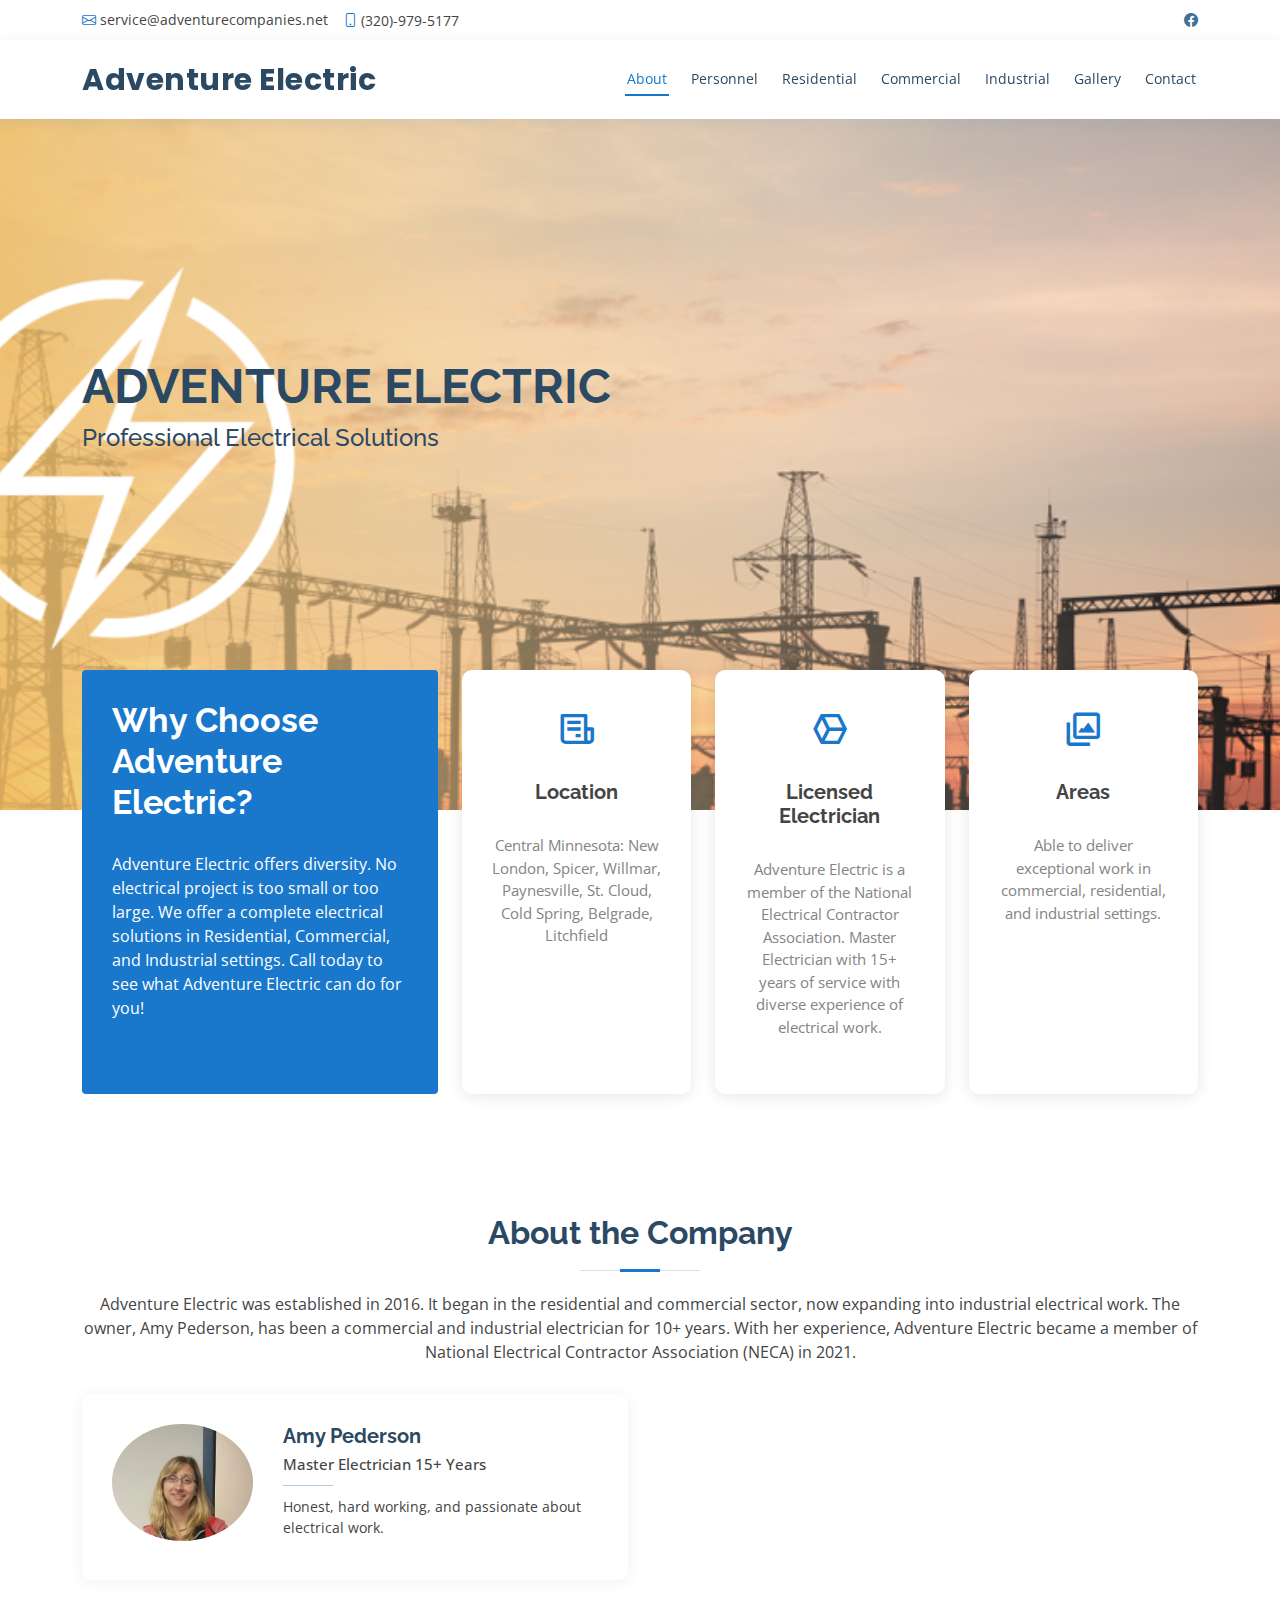
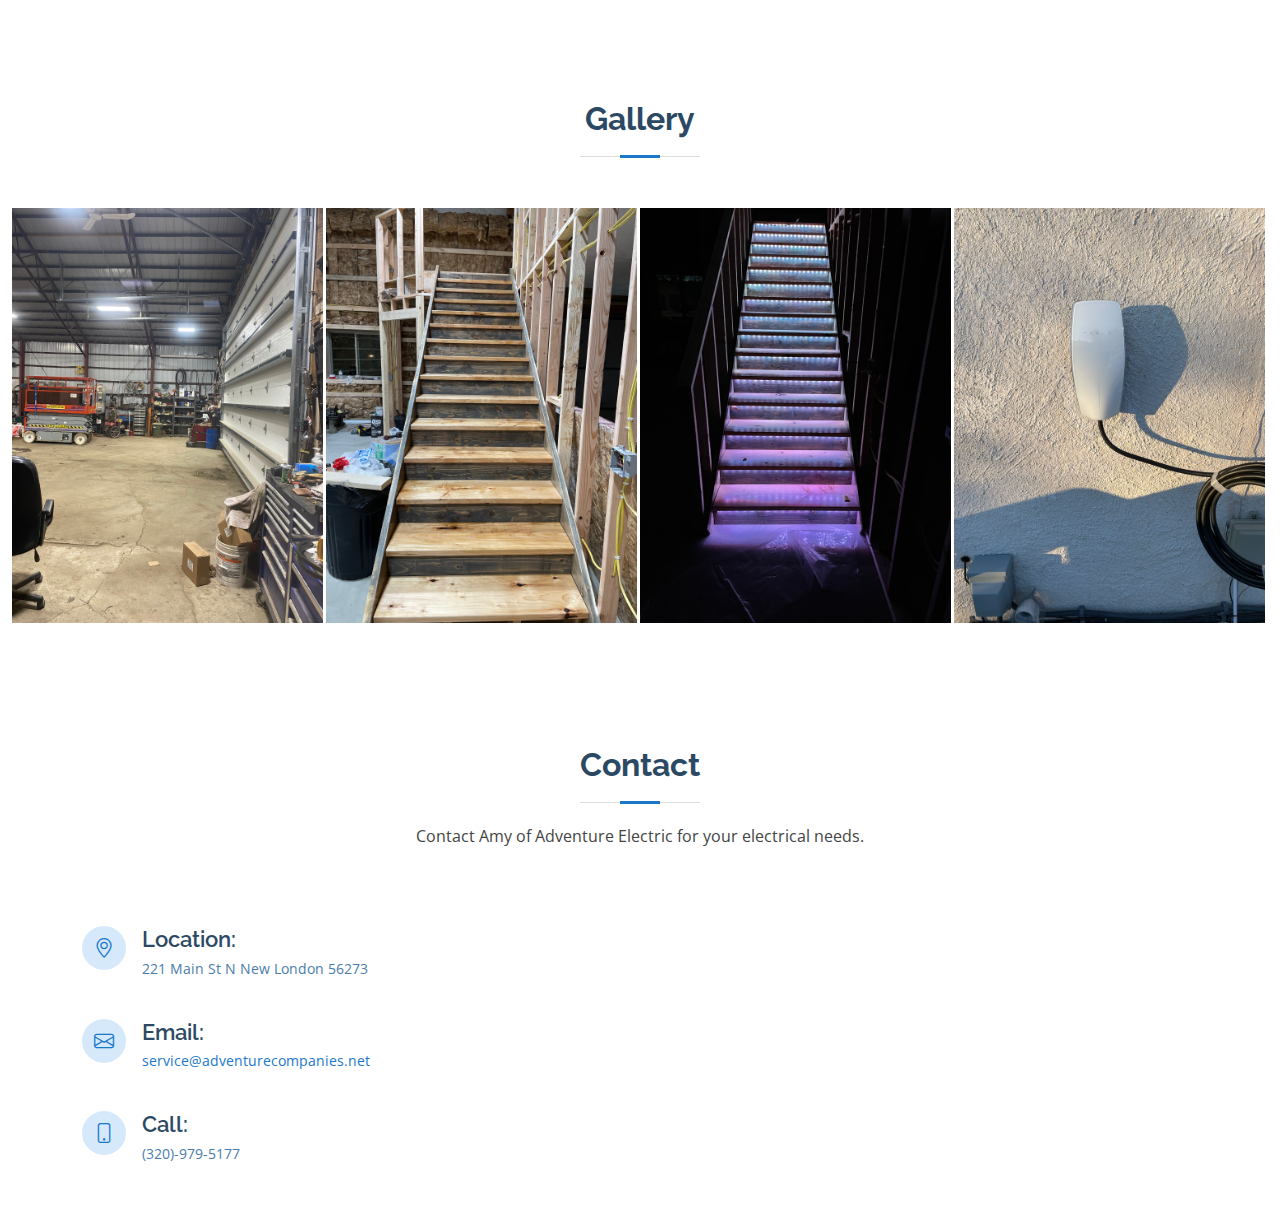
<file: index.html>
<!DOCTYPE html>
<html lang="en">

<head>
  <meta charset="utf-8">
  <meta content="width=device-width, initial-scale=1.0" name="viewport">

  <title>Adventure Electric</title>
  <meta content="" name="description">
  <meta content="" name="keywords">

  <!-- Favicons -->
  <!-- <link href="assets/img/favicon.png" rel="icon">
  <link href="assets/img/apple-touch-icon.png" rel="apple-touch-icon"> -->

  <!-- Google Fonts -->
  <link href="https://fonts.googleapis.com/css?family=Open+Sans:300,300i,400,400i,600,600i,700,700i|Raleway:300,300i,400,400i,500,500i,600,600i,700,700i|Poppins:300,300i,400,400i,500,500i,600,600i,700,700i" rel="stylesheet">

  <!-- Vendor CSS Files -->
  <link href="assets/vendor/fontawesome-free/css/all.min.css" rel="stylesheet">
  <link href="assets/vendor/animate.css/animate.min.css" rel="stylesheet">
  <link href="assets/vendor/bootstrap/css/bootstrap.min.css" rel="stylesheet">
  <link href="assets/vendor/bootstrap-icons/bootstrap-icons.css" rel="stylesheet">
  <link href="assets/vendor/boxicons/css/boxicons.min.css" rel="stylesheet">
  <link href="assets/vendor/glightbox/css/glightbox.min.css" rel="stylesheet">
  <link href="assets/vendor/remixicon/remixicon.css" rel="stylesheet">
  <link href="assets/vendor/swiper/swiper-bundle.min.css" rel="stylesheet">

  <!-- Template Main CSS File -->
  <link href="assets/css/style.css" rel="stylesheet">

  <!-- =======================================================
  * Template Name: Medilab - v4.7.1
  * Template URL: https://bootstrapmade.com/medilab-free-medical-bootstrap-theme/
  * Author: BootstrapMade.com
  * License: https://bootstrapmade.com/license/
  ======================================================== -->
</head>

<body>

  <!-- ======= Top Bar ======= -->
  <div id="topbar" class="d-flex align-items-center fixed-top">
    <div class="container d-flex justify-content-between">
      <div class="contact-info d-flex align-items-center">
        <i class="bi bi-envelope"></i> <a href="mailto:service@adventurecompanies.net">service@adventurecompanies.net</a>
        <i class="bi bi-phone"></i> (320)-979-5177 
      </div>
      <div class="d-none d-lg-flex social-links align-items-center">
        <!-- <a href="#" class="twitter"><i class="bi bi-twitter"></i></a> -->
        <a href="https://www.facebook.com/AdventureElectric" class="facebook"><i class="bi bi-facebook"></i></a>
        <!-- <a href="#" class="instagram"><i class="bi bi-instagram"></i></a> -->
        <!-- <a href="#" class="linkedin"><i class="bi bi-linkedin"></i></i></a> -->
      </div>
    </div>
  </div>

  <!-- ======= Header ======= -->
  <header id="header" class="fixed-top">
    <div class="container d-flex align-items-center">

      <h1 class="logo me-auto"><a href="index.html">Adventure Electric</a></h1>
      <!-- Uncomment below if you prefer to use an image logo -->
      <!-- <a href="index.html" class="logo me-auto"><img src="assets/img/logo.png" alt="" class="img-fluid"></a>-->

      <nav id="navbar" class="navbar order-last order-lg-0">
        <ul>
          <li><a class="nav-link scrollto active" href="#hero">About</a></li>
          <li><a class="nav-link scrollto" href="#doctors">Personnel</a></li>
          <li><a class="nav-link scrollto" href="residential.html">Residential</a></li>
          <li><a class="nav-link scrollto" href="commerical.html">Commercial</a></li>
          <li><a class="nav-link scrollto" href="industrial.html">Industrial</a></li>
          <li><a class="nav-link scrollto" href="#gallery">Gallery</a></li>
          <li><a class="nav-link scrollto" href="#contact">Contact</a></li>
        </ul>
        <i class="bi bi-list mobile-nav-toggle"></i>
      </nav><!-- .navbar -->

    </div>
  </header><!-- End Header -->

  <!-- ======= Hero Section ======= -->
  <section id="hero" class="d-flex align-items-center">
    <div class="container">
      <h1>Adventure Electric</h1>
      <h2>Professional Electrical Solutions</h2>
    </div>
  </section><!-- End Hero -->

  <main id="main">

    <!-- ======= Why Us Section ======= -->
    <section id="why-us" class="why-us">
      <div class="container">

        <div class="row">
          <div class="col-lg-4 d-flex align-items-stretch">
            <div class="content">
              <h3>Why Choose Adventure Electric?</h3>
              <p>
                Adventure Electric offers diversity. No electrical project is too small or too large. We offer a complete electrical solutions in Residential, Commercial, and Industrial settings. Call today to see what Adventure Electric can do for you!
              </p>
            </div>
          </div>
          <div class="col-lg-8 d-flex align-items-stretch">
            <div class="icon-boxes d-flex flex-column justify-content-center">
              <div class="row">
                <div class="col-xl-4 d-flex align-items-stretch">
                  <div class="icon-box mt-4 mt-xl-0">
                    <i class="bx bx-receipt"></i>
                    <h4>Location</h4>
                    <p>Central Minnesota: New London, Spicer, Willmar, Paynesville, St. Cloud, Cold Spring, Belgrade, Litchfield</p>
                  </div>
                </div>
                <div class="col-xl-4 d-flex align-items-stretch">
                  <div class="icon-box mt-4 mt-xl-0">
                    <i class="bx bx-cube-alt"></i>
                    <h4>Licensed Electrician</h4>
                    <p>Adventure Electric is a member of the National Electrical Contractor Association.  Master Electrician with 15+ years of service with diverse experience of electrical work. </p>
                  </div>
                </div>
                <div class="col-xl-4 d-flex align-items-stretch">
                  <div class="icon-box mt-4 mt-xl-0">
                    <i class="bx bx-images"></i>
                    <h4>Areas</h4>
                    <p>Able to deliver exceptional work in commercial, residential, and industrial settings.</p>
                  </div>
                </div>
              </div>
            </div><!-- End .content-->
          </div>
        </div>

      </div>
    </section><!-- End Why Us Section -->

    <!-- ======= Doctors Section ======= -->
    <section id="doctors" class="doctors">
      <div class="container">

        <div class="section-title">
          <h2>About the Company</h2>
          <p>Adventure Electric was established in 2016. It began in the residential and commercial sector, now expanding into industrial electrical work. The owner, Amy Pederson, has been a commercial and  industrial  electrician for 10+ years. With her experience, Adventure Electric became a member of National Electrical Contractor Association (NECA) in 2021.  </p>
        </div>

        <div class="row">

          <div class="col-lg-6">
            <div class="member d-flex align-items-start">
              <div class="pic"><img src="assets/img/Amy.png" class="img-fluid" alt=""></div>
              <div class="member-info">
                <h4>Amy Pederson</h4>
                <span>Master Electrician 15+ Years</span>
                <p>Honest, hard working, and passionate about electrical work. </p>
                <div class="social">
                  <!-- <a href="https://www.facebook.com/AdventureElectric"><i class="ri-facebook-fill"></i></a> -->
                </div>
              </div>
            </div>
          </div>

          <!-- <div class="col-lg-6 mt-4 mt-lg-0">
            <div class="member d-flex align-items-start">
              <div class="pic"><img src="assets/img/spaceman.jpg" class="img-fluid" alt=""></div>
              <div class="member-info">
                <h4>SpaceTrav</h4>
                <span>Rocket Engineer</span>
                <p>Can make websites too..?</p>
                <div class="social">
                  <a href=""><i class="ri-twitter-fill"></i></a>
                  <a href=""><i class="ri-facebook-fill"></i></a>
                  <a href=""><i class="ri-instagram-fill"></i></a>
                  <a href=""> <i class="ri-linkedin-box-fill"></i> </a>
                </div>
              </div>
            </div>
          </div> -->

          </div>



        </div>

      </div>
    </section><!-- End Doctors Section -->

    <!-- ======= Gallery Section ======= -->
    <section id="gallery" class="gallery">
      <div class="container">

        <div class="section-title">
          <h2>Gallery</h2>
          <p></p>
        </div>
      </div>

      <div class="container-fluid">
        <div class="row g-0">

          <div class="col-lg-3 col-md-4">
            <div class="gallery-item">
              <a href="assets/img/Commerical_Light3.jpeg" class="galelry-lightbox">
                <img src="assets/img/Commerical_Light3.jpeg" alt="" class="img-fluid">
              </a>
            </div>
          </div>

          <div class="col-lg-3 col-md-4">
            <div class="gallery-item">
              <a href="assets/img/Stair_Light1.jpeg" class="galelry-lightbox">
                <img src="assets/img/Stair_Light1.jpeg" alt="" class="img-fluid">
              </a>
            </div>
          </div>

          <div class="col-lg-3 col-md-4">
            <div class="gallery-item">
              <a href="assets/img/Stair_Light2.jpeg" class="galelry-lightbox">
                <img src="assets/img/Stair_Light2.jpeg" alt="" class="img-fluid">
              </a>
            </div>
          </div>

          <div class="col-lg-3 col-md-4">
            <div class="gallery-item">
              <a href="assets/img/Tesla.jpeg" class="galelry-lightbox">
                <img src="assets/img/Tesla.jpeg" alt="" class="img-fluid">
              </a>
            </div>
          </div>
        </div>

      </div>
    </section><!-- End Gallery Section -->

    <!-- ======= Contact Section ======= -->
    <section id="contact" class="contact">
      <div class="container">

        <div class="section-title">
          <h2>Contact</h2>
          <p>Contact Amy of Adventure Electric for your electrical needs.</p>
        </div>
      </div>

      <!-- <div>
        <iframe style="border:0; width: 100%; height: 350px;" src="https://www.google.com/maps/embed?pb=!1m14!1m8!1m3!1d12097.433213460943!2d-74.0062269!3d40.7101282!3m2!1i1024!2i768!4f13.1!3m3!1m2!1s0x0%3A0xb89d1fe6bc499443!2sDowntown+Conference+Center!5e0!3m2!1smk!2sbg!4v1539943755621" frameborder="0" allowfullscreen></iframe>
      </div> -->

      <div class="container">
        <div class="row mt-5">

          <div class="col-lg-4">
            <div class="info">
              <div class="address">
                <i class="bi bi-geo-alt"></i>
                <h4>Location:</h4>
                <p>221 Main St N New London 56273</p>
              </div>

              <div class="email">
                <i class="bi bi-envelope"></i>
                <h4>Email:</h4>
                <p><a href="mailto:service@adventurecompanies.net">service@adventurecompanies.net</a></p>
              </div>

              <div class="phone">
                <i class="bi bi-phone"></i>
                <h4>Call:</h4>
                <p>(320)-979-5177</p>
              </div>

            </div>

          </div>

          <!-- <div class="col-lg-8 mt-5 mt-lg-0">

            <form action="forms/contact.php" method="post" role="form" class="php-email-form">
              <div class="row">
                <div class="col-md-6 form-group">
                  <input type="text" name="name" class="form-control" id="name" placeholder="Your Name" required>
                </div>
                <div class="col-md-6 form-group mt-3 mt-md-0">
                  <input type="email" class="form-control" name="email" id="email" placeholder="Your Email" required>
                </div>
              </div>
              <div class="form-group mt-3">
                <input type="text" class="form-control" name="subject" id="subject" placeholder="Subject" required>
              </div>
              <div class="form-group mt-3">
                <textarea class="form-control" name="message" rows="5" placeholder="Message" required></textarea>
              </div>
              <div class="my-3">
                <div class="loading">Loading</div>
                <div class="error-message"></div>
                <div class="sent-message">Your message has been sent. Thank you!</div>
              </div>
              <div class="text-center"><button type="submit">Send Message</button></div>
            </form>

          </div> -->

        </div>

      </div>
    </section><!-- End Contact Section -->

  </main><!-- End #main -->


  <div id="preloader"></div>
  <a href="#" class="back-to-top d-flex align-items-center justify-content-center"><i class="bi bi-arrow-up-short"></i></a>

  <!-- Vendor JS Files -->
  <script src="assets/vendor/purecounter/purecounter.js"></script>
  <script src="assets/vendor/bootstrap/js/bootstrap.bundle.min.js"></script>
  <script src="assets/vendor/glightbox/js/glightbox.min.js"></script>
  <script src="assets/vendor/swiper/swiper-bundle.min.js"></script>
  <script src="assets/vendor/php-email-form/validate.js"></script>

  <!-- Template Main JS File -->
  <script src="assets/js/main.js"></script>

</body>

</html>
</file>
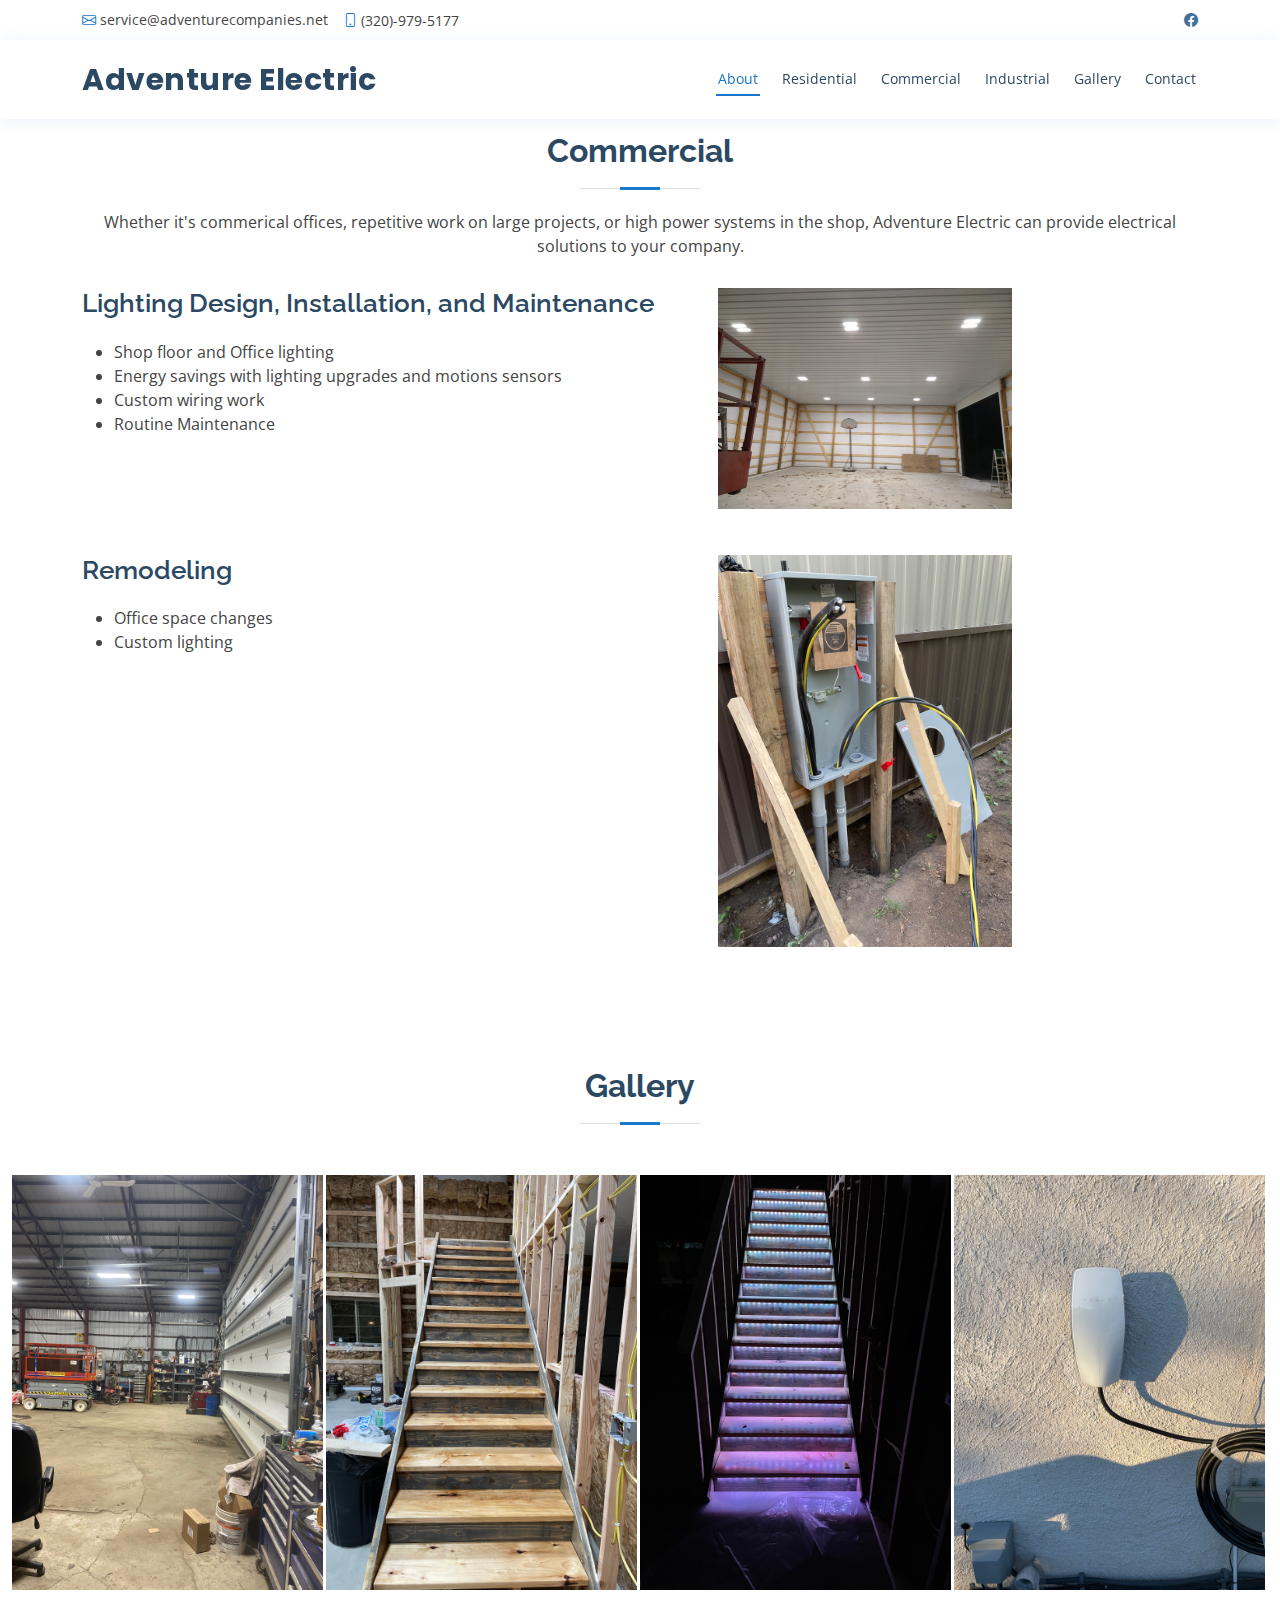
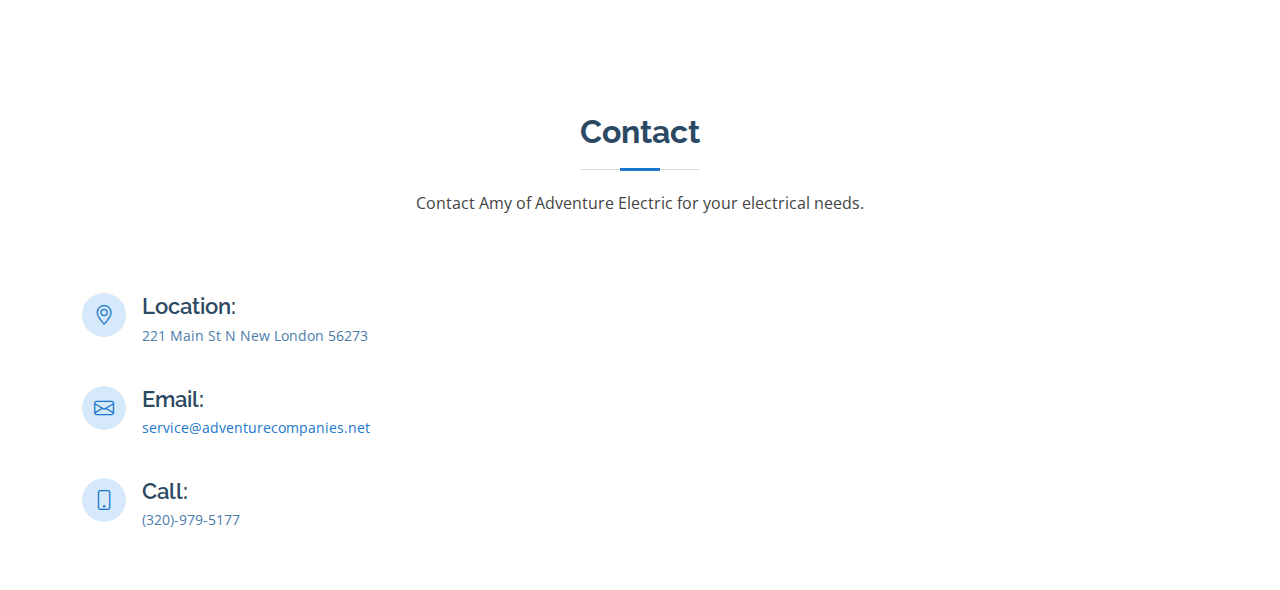
<file: commerical.html>
<!DOCTYPE html>
<html lang="en">

<head>
  <meta charset="utf-8">
  <meta content="width=device-width, initial-scale=1.0" name="viewport">

  <title>Adventure Electric</title>
  <meta content="" name="description">
  <meta content="" name="keywords">

  <!-- Favicons -->
  <!-- <link href="assets/img/favicon.png" rel="icon">
  <link href="assets/img/apple-touch-icon.png" rel="apple-touch-icon"> -->

  <!-- Google Fonts -->
  <link href="https://fonts.googleapis.com/css?family=Open+Sans:300,300i,400,400i,600,600i,700,700i|Raleway:300,300i,400,400i,500,500i,600,600i,700,700i|Poppins:300,300i,400,400i,500,500i,600,600i,700,700i" rel="stylesheet">

  <!-- Vendor CSS Files -->
  <link href="assets/vendor/fontawesome-free/css/all.min.css" rel="stylesheet">
  <link href="assets/vendor/animate.css/animate.min.css" rel="stylesheet">
  <link href="assets/vendor/bootstrap/css/bootstrap.min.css" rel="stylesheet">
  <link href="assets/vendor/bootstrap-icons/bootstrap-icons.css" rel="stylesheet">
  <link href="assets/vendor/boxicons/css/boxicons.min.css" rel="stylesheet">
  <link href="assets/vendor/glightbox/css/glightbox.min.css" rel="stylesheet">
  <link href="assets/vendor/remixicon/remixicon.css" rel="stylesheet">
  <link href="assets/vendor/swiper/swiper-bundle.min.css" rel="stylesheet">

  <!-- Template Main CSS File -->
  <link href="assets/css/style.css" rel="stylesheet">

  <!-- =======================================================
  * Template Name: Medilab - v4.7.1
  * Template URL: https://bootstrapmade.com/medilab-free-medical-bootstrap-theme/
  * Author: BootstrapMade.com
  * License: https://bootstrapmade.com/license/
  ======================================================== -->
</head>

<body>

  <!-- ======= Top Bar ======= -->
  <div id="topbar" class="d-flex align-items-center fixed-top">
    <div class="container d-flex justify-content-between">
      <div class="contact-info d-flex align-items-center">
        <i class="bi bi-envelope"></i> <a href="mailto:service@adventurecompanies.net">service@adventurecompanies.net</a>
        <i class="bi bi-phone"></i> (320)-979-5177 
      </div>
      <div class="d-none d-lg-flex social-links align-items-center">
        <!-- <a href="#" class="twitter"><i class="bi bi-twitter"></i></a> -->
        <a href="https://www.facebook.com/AdventureElectric" class="facebook"><i class="bi bi-facebook"></i></a>
        <!-- <a href="#" class="instagram"><i class="bi bi-instagram"></i></a> -->
        <!-- <a href="#" class="linkedin"><i class="bi bi-linkedin"></i></i></a> -->
      </div>
    </div>
  </div>

  <!-- ======= Header ======= -->
  <header id="header" class="fixed-top">
    <div class="container d-flex align-items-center">

      <h1 class="logo me-auto"><a href="index.html">Adventure Electric</a></h1>
      <!-- Uncomment below if you prefer to use an image logo -->
      <!-- <a href="index.html" class="logo me-auto"><img src="assets/img/logo.png" alt="" class="img-fluid"></a>-->

      <nav id="navbar" class="navbar order-last order-lg-0">
        <ul>
          <li><a class="nav-link scrollto active" href="index.html">About</a></li>
          <li><a class="nav-link scrollto" href="residential.html">Residential</a></li>
          <li><a class="nav-link scrollto" href="commerical.html">Commercial</a></li>
          <li><a class="nav-link scrollto" href="industrial.html">Industrial</a></li>
          <li><a class="nav-link scrollto" href="#gallery">Gallery</a></li>
          <li><a class="nav-link scrollto" href="#contact">Contact</a></li>
        </ul>
        <i class="bi bi-list mobile-nav-toggle"></i>
      </nav><!-- .navbar -->

    </div>
  </header><!-- End Header -->

  <main id="main">
    <!-- ======= Departments Section ======= -->
    <section id="commercial" class="departments">
      <div class="container">

        <div class="section-title">
          <p style="color:white;">.</p>
          <p style="color:white;">.</p>
          <p style="color:white;">.</p>
          <!-- <p style="line-height:4"> .</p> -->
          
          <h2>Commercial</h2>
          <p>
          </p>
          <p>Whether it's commerical offices, repetitive work on large projects, or high power systems in the shop, Adventure Electric can provide electrical solutions to your company.
          </p>
        </div>
          <div class="col-lg-10">
            <div class="tab-content">
              <div class="tab-pane active show" id="tab-1">
                <div class="row gy-4">
                  <div class="col-lg-8 details order-1 order-lg-2">
                    <h3>Lighting Design, Installation, and Maintenance</h3>
                    <!-- <p class="fst-italic">Qui laudantium consequatur laborum sit qui ad sapiente dila parde sonata raqer a videna mareta paulona marka</p> -->
                    <p><ul>
                      <li>Shop floor and Office lighting</li>
                      <li>Energy savings with lighting upgrades and motions sensors</li>
                      <li>Custom wiring work</li>
                      <li>Routine Maintenance</li>
                    </ul></p>
                  </div>
                  <div class="col-lg-4 text-center order-1 order-lg-2">
                    <img src="assets/img/Commercial_Light1.jpeg" alt="" class="img-fluid">
                  </div>
                </div>
              </div>
              </div>
            </div>
          </div>
        </div>
      </div>

      <div class="container">
        <p></p>
        <div class="section-title">
          
        </div>
          <div class="col-lg-10">
            <div class="tab-content">
              <div class="tab-pane active show" id="tab-1">
                <div class="row gy-4">
                  <div class="col-lg-8 details order-1 order-lg-2">
                    <h3>Remodeling</h3>
                    <!-- <p class="fst-italic">Whether it's commerical offices or high power systems in the shop, Adventure Electric can provide electrical solutions to your company.</p> -->
                    <p><ul>
                      <li>Office space changes</li>
                      <li>Custom lighting</li>
                    </ul></p>
                  </div>
                  <div class="col-lg-4 text-center order-1 order-lg-2">
                    <img src="assets/img/Service_Panel1.jpeg" alt="" class="img-fluid">
                  </div>
                </div>
              </div>
              </div>
            </div>
          </div>
        </div>
      </div>
      
    </section><!-- End Departments Section -->
          </div>
        </div>

      </div>
    </section><!-- End Doctors Section -->

    <!-- ======= Gallery Section ======= -->
    <section id="gallery" class="gallery">
      <div class="container">

        <div class="section-title">
          <h2>Gallery</h2>
          <p></p>
        </div>
      </div>

      <div class="container-fluid">
        <div class="row g-0">

          <div class="col-lg-3 col-md-4">
            <div class="gallery-item">
              <a href="assets/img/Commerical_Light3.jpeg" class="galelry-lightbox">
                <img src="assets/img/Commerical_Light3.jpeg" alt="" class="img-fluid">
              </a>
            </div>
          </div>

          <div class="col-lg-3 col-md-4">
            <div class="gallery-item">
              <a href="assets/img/Stair_Light1.jpeg" class="galelry-lightbox">
                <img src="assets/img/Stair_Light1.jpeg" alt="" class="img-fluid">
              </a>
            </div>
          </div>

          <div class="col-lg-3 col-md-4">
            <div class="gallery-item">
              <a href="assets/img/Stair_Light2.jpeg" class="galelry-lightbox">
                <img src="assets/img/Stair_Light2.jpeg" alt="" class="img-fluid">
              </a>
            </div>
          </div>

          <div class="col-lg-3 col-md-4">
            <div class="gallery-item">
              <a href="assets/img/Tesla.jpeg" class="galelry-lightbox">
                <img src="assets/img/Tesla.jpeg" alt="" class="img-fluid">
              </a>
            </div>
          </div>
        </div>

      </div>
    </section><!-- End Gallery Section -->

    <!-- ======= Contact Section ======= -->
    <section id="contact" class="contact">
      <div class="container">

        <div class="section-title">
          <h2>Contact</h2>
          <p>Contact Amy of Adventure Electric for your electrical needs.</p>
        </div>
      </div>

      <div class="container">
        <div class="row mt-5">

          <div class="col-lg-4">
            <div class="info">
              <div class="address">
                <i class="bi bi-geo-alt"></i>
                <h4>Location:</h4>
                <p>221 Main St N New London 56273</p>
              </div>

              <div class="email">
                <i class="bi bi-envelope"></i>
                <h4>Email:</h4>
                <p><a href="mailto:service@adventurecompanies.net">service@adventurecompanies.net</a></p>
              </div>

              <div class="phone">
                <i class="bi bi-phone"></i>
                <h4>Call:</h4>
                <p>(320)-979-5177</p>
              </div>

            </div>

          </div>

        </div>

      </div>
    </section><!-- End Contact Section -->

  </main><!-- End #main -->


  <div id="preloader"></div>
  <a href="#" class="back-to-top d-flex align-items-center justify-content-center"><i class="bi bi-arrow-up-short"></i></a>

  <!-- Vendor JS Files -->
  <script src="assets/vendor/purecounter/purecounter.js"></script>
  <script src="assets/vendor/bootstrap/js/bootstrap.bundle.min.js"></script>
  <script src="assets/vendor/glightbox/js/glightbox.min.js"></script>
  <script src="assets/vendor/swiper/swiper-bundle.min.js"></script>
  <script src="assets/vendor/php-email-form/validate.js"></script>

  <!-- Template Main JS File -->
  <script src="assets/js/main.js"></script>

</body>

</html>
</file>
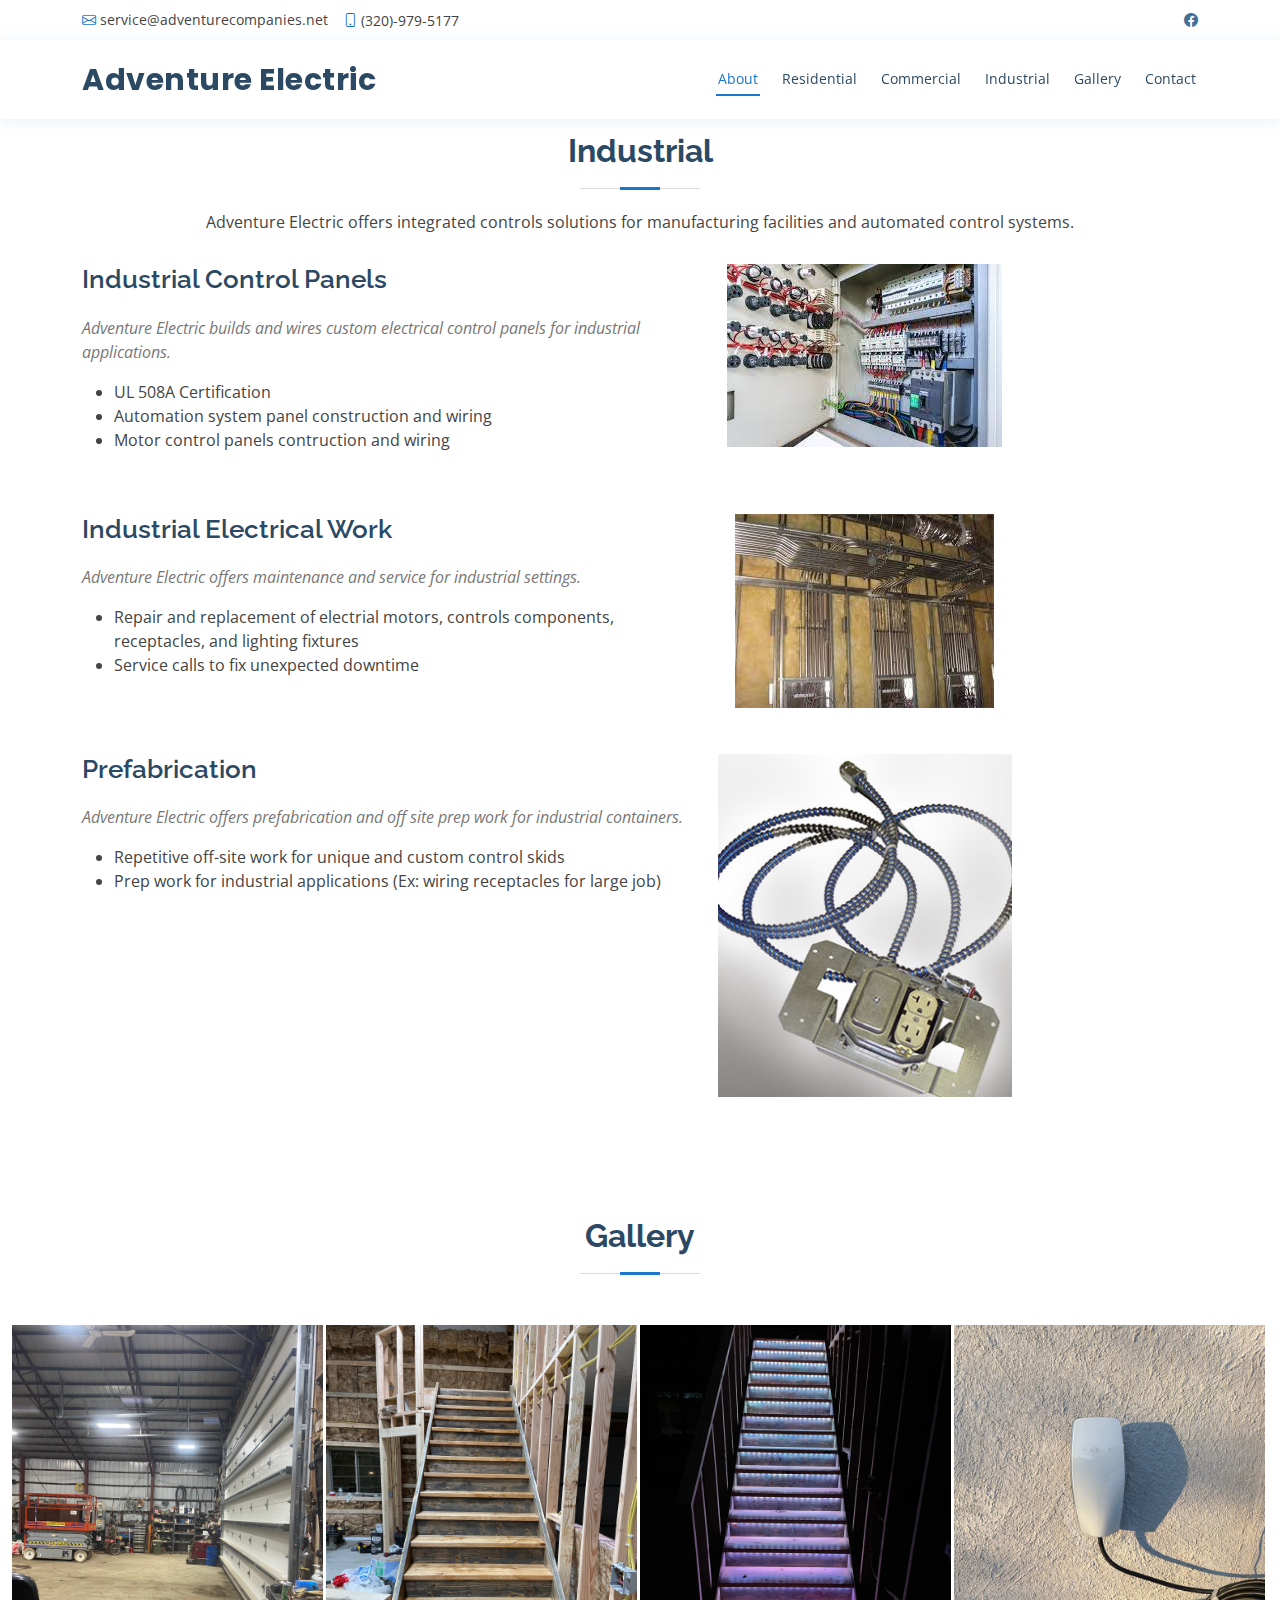
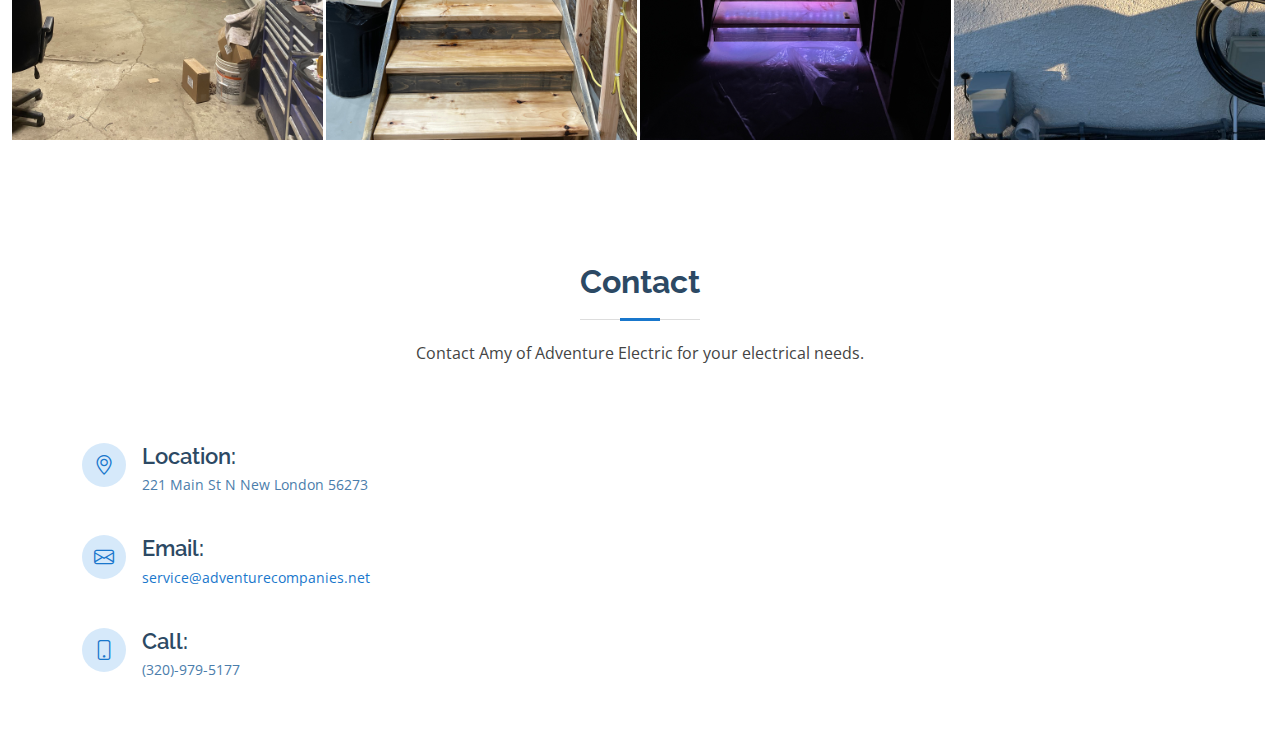
<file: industrial.html>
<!DOCTYPE html>
<html lang="en">

<head>
  <meta charset="utf-8">
  <meta content="width=device-width, initial-scale=1.0" name="viewport">

  <title>Adventure Electric</title>
  <meta content="" name="description">
  <meta content="" name="keywords">

  <!-- Favicons -->
  <!-- <link href="assets/img/favicon.png" rel="icon">
  <link href="assets/img/apple-touch-icon.png" rel="apple-touch-icon"> -->

  <!-- Google Fonts -->
  <link href="https://fonts.googleapis.com/css?family=Open+Sans:300,300i,400,400i,600,600i,700,700i|Raleway:300,300i,400,400i,500,500i,600,600i,700,700i|Poppins:300,300i,400,400i,500,500i,600,600i,700,700i" rel="stylesheet">

  <!-- Vendor CSS Files -->
  <link href="assets/vendor/fontawesome-free/css/all.min.css" rel="stylesheet">
  <link href="assets/vendor/animate.css/animate.min.css" rel="stylesheet">
  <link href="assets/vendor/bootstrap/css/bootstrap.min.css" rel="stylesheet">
  <link href="assets/vendor/bootstrap-icons/bootstrap-icons.css" rel="stylesheet">
  <link href="assets/vendor/boxicons/css/boxicons.min.css" rel="stylesheet">
  <link href="assets/vendor/glightbox/css/glightbox.min.css" rel="stylesheet">
  <link href="assets/vendor/remixicon/remixicon.css" rel="stylesheet">
  <link href="assets/vendor/swiper/swiper-bundle.min.css" rel="stylesheet">

  <!-- Template Main CSS File -->
  <link href="assets/css/style.css" rel="stylesheet">

  <!-- =======================================================
  * Template Name: Medilab - v4.7.1
  * Template URL: https://bootstrapmade.com/medilab-free-medical-bootstrap-theme/
  * Author: BootstrapMade.com
  * License: https://bootstrapmade.com/license/
  ======================================================== -->
</head>

<body>

  <!-- ======= Top Bar ======= -->
  <div id="topbar" class="d-flex align-items-center fixed-top">
    <div class="container d-flex justify-content-between">
      <div class="contact-info d-flex align-items-center">
        <i class="bi bi-envelope"></i> <a href="mailto:service@adventurecompanies.net">service@adventurecompanies.net</a>
        <i class="bi bi-phone"></i> (320)-979-5177 
      </div>
      <div class="d-none d-lg-flex social-links align-items-center">
        <!-- <a href="#" class="twitter"><i class="bi bi-twitter"></i></a> -->
        <a href="https://www.facebook.com/AdventureElectric" class="facebook"><i class="bi bi-facebook"></i></a>
        <!-- <a href="#" class="instagram"><i class="bi bi-instagram"></i></a> -->
        <!-- <a href="#" class="linkedin"><i class="bi bi-linkedin"></i></i></a> -->
      </div>
    </div>
  </div>

  <!-- ======= Header ======= -->
  <header id="header" class="fixed-top">
    <div class="container d-flex align-items-center">

      <h1 class="logo me-auto"><a href="index.html">Adventure Electric</a></h1>
      <!-- Uncomment below if you prefer to use an image logo -->
      <!-- <a href="index.html" class="logo me-auto"><img src="assets/img/logo.png" alt="" class="img-fluid"></a>-->

      <nav id="navbar" class="navbar order-last order-lg-0">
        <ul>
          <li><a class="nav-link scrollto active" href="index.html">About</a></li>
          <li><a class="nav-link scrollto" href="residential.html">Residential</a></li>
          <li><a class="nav-link scrollto" href="commerical.html">Commercial</a></li>
          <li><a class="nav-link scrollto" href="industrial.html">Industrial</a></li>
          <li><a class="nav-link scrollto" href="#gallery">Gallery</a></li>
          <li><a class="nav-link scrollto" href="#contact">Contact</a></li>
        </ul>
        <i class="bi bi-list mobile-nav-toggle"></i>
      </nav><!-- .navbar -->

    </div>
  </header><!-- End Header -->

  <main id="main">
    <!-- ======= Departments Section ======= -->
    <section id="industrial" class="departments">
      <div class="container">

        <div class="section-title">
          <p style="color:white;">.</p>
          <p style="color:white;">.</p>
          <p style="color:white;">.</p>
          <!-- <p style="line-height:4"> .</p> -->
          
          <h2>Industrial</h2>
          <p>
          </p>
          <p>Adventure Electric offers integrated controls solutions for manufacturing facilities and automated control systems.
          </p>
        </div>
          <div class="col-lg-10">
            <div class="tab-content">
              <div class="tab-pane active show" id="tab-1">
                <div class="row gy-4">
                  <div class="col-lg-8 details order-1 order-lg-2">
                    <h3>Industrial Control Panels</h3>
                    <p class="fst-italic">Adventure Electric builds and wires custom electrical control panels for industrial applications.</p>
                    <p><ul>
                      <li>UL 508A Certification</li>
                      <li>Automation system panel construction and wiring</li>
                      <li>Motor control panels contruction and wiring</li>
                    </ul></p>
                  </div>
                  <div class="col-lg-4 text-center order-1 order-lg-2">
                    <img src="assets/img/industrial.jpeg" alt="" class="img-fluid">
                  </div>
                </div>
              </div>
              </div>
            </div>
          </div>
        </div>
      </div>

      <div class="container">
        <p></p>
        <div class="section-title">
          
        </div>
          <div class="col-lg-10">
            <div class="tab-content">
              <div class="tab-pane active show" id="tab-1">
                <div class="row gy-4">
                  <div class="col-lg-8 details order-1 order-lg-2">
                    <h3>Industrial Electrical Work</h3>
                    <p class="fst-italic">Adventure Electric offers maintenance and service for industrial settings.</p>
                    <p><ul>
                      <li>Repair and replacement of electrial motors, controls components, receptacles, and lighting fixtures</li>
                      <li>Service calls to fix unexpected downtime</li>
                    </ul></p>
                  </div>
                  <div class="col-lg-4 text-center order-1 order-lg-2">
                    <img src="assets/img/conduit.png" alt="" class="img-fluid">
                  </div>
                </div>
              </div>
              </div>
            </div>
          </div>
        </div>
      </div>

      <div class="container">
        <p></p>
        <div class="section-title">
          
        </div>
          <div class="col-lg-10">
            <div class="tab-content">
              <div class="tab-pane active show" id="tab-1">
                <div class="row gy-4">
                  <div class="col-lg-8 details order-1 order-lg-2">
                    <h3>Prefabrication</h3>
                    <p class="fst-italic">Adventure Electric offers prefabrication and off site prep work for industrial containers.</p>
                    <p><ul>
                      <li>Repetitive off-site work for unique and custom control skids</li>
                      <li>Prep work for industrial applications (Ex: wiring receptacles for large job)</li>
                    </ul></p>
                  </div>
                  <div class="col-lg-4 text-center order-1 order-lg-2">
                    <img src="assets/img/prefab.png" alt="" class="img-fluid">
                  </div>
                </div>
              </div>
              </div>
            </div>
          </div>
        </div>
      </div>
      
    </section>
    <!-- End Departments Section -->
          </div>
        </div>

      </div>
    </section><!-- End Doctors Section -->

    <!-- ======= Gallery Section ======= -->
    <section id="gallery" class="gallery">
      <div class="container">

        <div class="section-title">
          <h2>Gallery</h2>
          <p></p>
        </div>
      </div>

      <div class="container-fluid">
        <div class="row g-0">

          <div class="col-lg-3 col-md-4">
            <div class="gallery-item">
              <a href="assets/img/Commerical_Light3.jpeg" class="galelry-lightbox">
                <img src="assets/img/Commerical_Light3.jpeg" alt="" class="img-fluid">
              </a>
            </div>
          </div>

          <div class="col-lg-3 col-md-4">
            <div class="gallery-item">
              <a href="assets/img/Stair_Light1.jpeg" class="galelry-lightbox">
                <img src="assets/img/Stair_Light1.jpeg" alt="" class="img-fluid">
              </a>
            </div>
          </div>

          <div class="col-lg-3 col-md-4">
            <div class="gallery-item">
              <a href="assets/img/Stair_Light2.jpeg" class="galelry-lightbox">
                <img src="assets/img/Stair_Light2.jpeg" alt="" class="img-fluid">
              </a>
            </div>
          </div>

          <div class="col-lg-3 col-md-4">
            <div class="gallery-item">
              <a href="assets/img/Tesla.jpeg" class="galelry-lightbox">
                <img src="assets/img/Tesla.jpeg" alt="" class="img-fluid">
              </a>
            </div>
          </div>
        </div>

      </div>
    </section><!-- End Gallery Section -->

    <!-- ======= Contact Section ======= -->
    <section id="contact" class="contact">
      <div class="container">

        <div class="section-title">
          <h2>Contact</h2>
          <p>Contact Amy of Adventure Electric for your electrical needs.</p>
        </div>
      </div>

      <div class="container">
        <div class="row mt-5">

          <div class="col-lg-4">
            <div class="info">
              <div class="address">
                <i class="bi bi-geo-alt"></i>
                <h4>Location:</h4>
                <p>221 Main St N New London 56273</p>
              </div>

              <div class="email">
                <i class="bi bi-envelope"></i>
                <h4>Email:</h4>
                <p><a href="mailto:service@adventurecompanies.net">service@adventurecompanies.net</a></p>
              </div>

              <div class="phone">
                <i class="bi bi-phone"></i>
                <h4>Call:</h4>
                <p>(320)-979-5177</p>
              </div>

            </div>

          </div>

        </div>

      </div>
    </section><!-- End Contact Section -->

  </main><!-- End #main -->


  <div id="preloader"></div>
  <a href="#" class="back-to-top d-flex align-items-center justify-content-center"><i class="bi bi-arrow-up-short"></i></a>

  <!-- Vendor JS Files -->
  <script src="assets/vendor/purecounter/purecounter.js"></script>
  <script src="assets/vendor/bootstrap/js/bootstrap.bundle.min.js"></script>
  <script src="assets/vendor/glightbox/js/glightbox.min.js"></script>
  <script src="assets/vendor/swiper/swiper-bundle.min.js"></script>
  <script src="assets/vendor/php-email-form/validate.js"></script>

  <!-- Template Main JS File -->
  <script src="assets/js/main.js"></script>

</body>

</html>
</file>
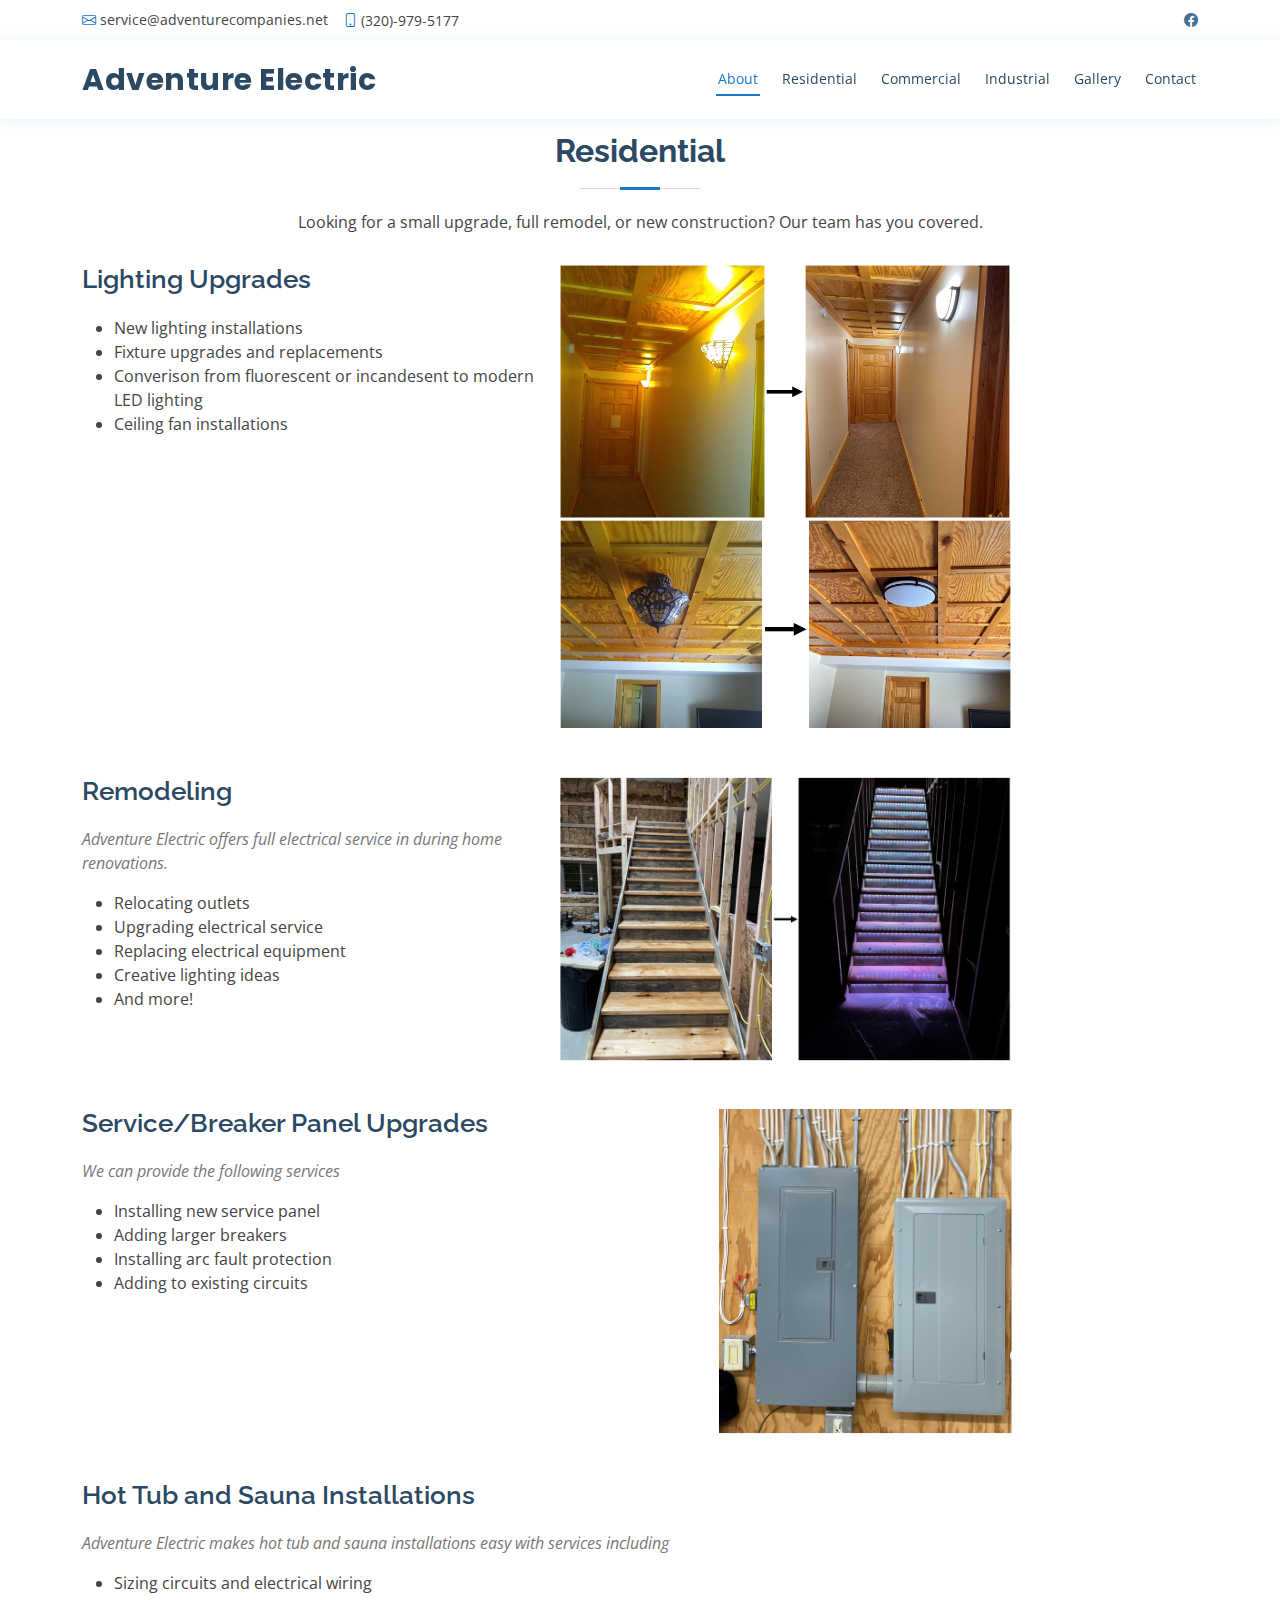
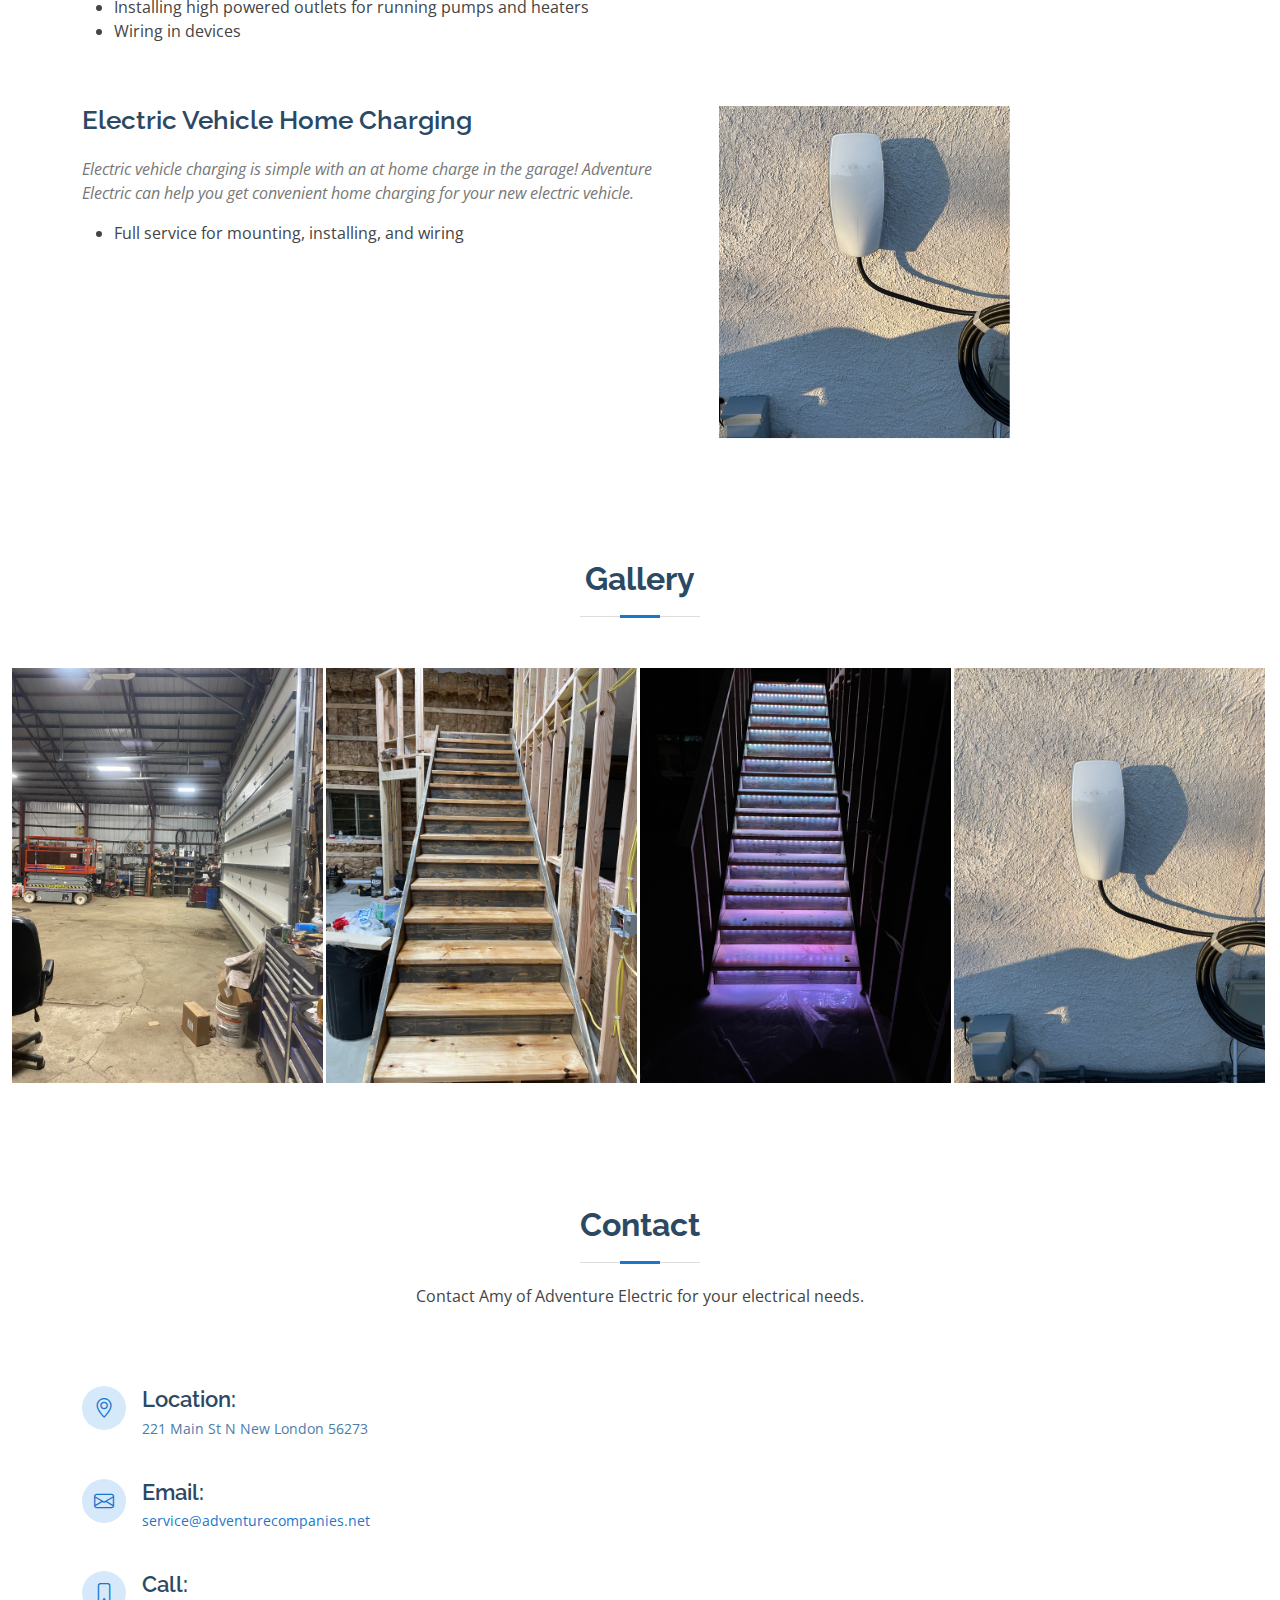
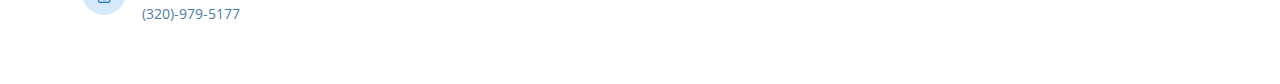
<file: residential.html>
<!DOCTYPE html>
<html lang="en">

<head>
  <meta charset="utf-8">
  <meta content="width=device-width, initial-scale=1.0" name="viewport">

  <title>Adventure Electric</title>
  <meta content="" name="description">
  <meta content="" name="keywords">

  <!-- Favicons -->
  <!-- <link href="assets/img/favicon.png" rel="icon">
  <link href="assets/img/apple-touch-icon.png" rel="apple-touch-icon"> -->

  <!-- Google Fonts -->
  <link href="https://fonts.googleapis.com/css?family=Open+Sans:300,300i,400,400i,600,600i,700,700i|Raleway:300,300i,400,400i,500,500i,600,600i,700,700i|Poppins:300,300i,400,400i,500,500i,600,600i,700,700i" rel="stylesheet">

  <!-- Vendor CSS Files -->
  <link href="assets/vendor/fontawesome-free/css/all.min.css" rel="stylesheet">
  <link href="assets/vendor/animate.css/animate.min.css" rel="stylesheet">
  <link href="assets/vendor/bootstrap/css/bootstrap.min.css" rel="stylesheet">
  <link href="assets/vendor/bootstrap-icons/bootstrap-icons.css" rel="stylesheet">
  <link href="assets/vendor/boxicons/css/boxicons.min.css" rel="stylesheet">
  <link href="assets/vendor/glightbox/css/glightbox.min.css" rel="stylesheet">
  <link href="assets/vendor/remixicon/remixicon.css" rel="stylesheet">
  <link href="assets/vendor/swiper/swiper-bundle.min.css" rel="stylesheet">

  <!-- Template Main CSS File -->
  <link href="assets/css/style.css" rel="stylesheet">

  <!-- =======================================================
  * Template Name: Medilab - v4.7.1
  * Template URL: https://bootstrapmade.com/medilab-free-medical-bootstrap-theme/
  * Author: BootstrapMade.com
  * License: https://bootstrapmade.com/license/
  ======================================================== -->
</head>

<body>

  <!-- ======= Top Bar ======= -->
  <div id="topbar" class="d-flex align-items-center fixed-top">
    <div class="container d-flex justify-content-between">
      <div class="contact-info d-flex align-items-center">
        <i class="bi bi-envelope"></i> <a href="mailto:service@adventurecompanies.net">service@adventurecompanies.net</a>
        <i class="bi bi-phone"></i> (320)-979-5177 
      </div>
      <div class="d-none d-lg-flex social-links align-items-center">
        <!-- <a href="#" class="twitter"><i class="bi bi-twitter"></i></a> -->
        <a href="https://www.facebook.com/AdventureElectric" class="facebook"><i class="bi bi-facebook"></i></a>
        <!-- <a href="#" class="instagram"><i class="bi bi-instagram"></i></a> -->
        <!-- <a href="#" class="linkedin"><i class="bi bi-linkedin"></i></i></a> -->
      </div>
    </div>
  </div>

  <!-- ======= Header ======= -->
  <header id="header" class="fixed-top">
    <div class="container d-flex align-items-center">

      <h1 class="logo me-auto"><a href="index.html">Adventure Electric</a></h1>
      <!-- Uncomment below if you prefer to use an image logo -->
      <!-- <a href="index.html" class="logo me-auto"><img src="assets/img/logo.png" alt="" class="img-fluid"></a>-->

      <nav id="navbar" class="navbar order-last order-lg-0">
        <ul>
          <li><a class="nav-link scrollto active" href="index.html">About</a></li>
          <li><a class="nav-link scrollto" href="residential.html">Residential</a></li>
          <li><a class="nav-link scrollto" href="commerical.html">Commercial</a></li>
          <li><a class="nav-link scrollto" href="industrial.html">Industrial</a></li>
          <li><a class="nav-link scrollto" href="#gallery">Gallery</a></li>
          <li><a class="nav-link scrollto" href="#contact">Contact</a></li>
        </ul>
        <i class="bi bi-list mobile-nav-toggle"></i>
      </nav><!-- .navbar -->

    </div>
  </header><!-- End Header -->

  <main id="main">
    <!-- ======= Departments Section ======= -->
    <section id="residential" class="departments">
      <div class="container">

        <div class="section-title">
          <p style="color:white;">.</p>
          <p style="color:white;">.</p>
          <p style="color:white;">.</p>
          <!-- <p style="line-height:4"> .</p> -->
          
          <h2>Residential</h2>
          <p>
          </p>
          <p>Looking for a small upgrade, full remodel, or new construction? Our team has you covered.
          </p>
        </div>
          <div class="col-lg-10">
            <div class="tab-content">
              <div class="tab-pane active show" id="tab-1">
                <div class="row gy-4">
                  <div class="col-lg-6 details order-1 order-lg-2">
                    <h3>Lighting Upgrades</h3>
                    <!-- <p class="fst-italic">Adventure Electric offers an array of home services. Including</p> -->
                    <p>
                      <ul>
                        <li>New lighting installations</li>
                        <li>Fixture upgrades and replacements</li>
                        <li>Converison from fluorescent or incandesent to modern LED lighting</li>
                        <li>Ceiling fan installations</li>
                      </ul>
                    </p>
                  </div>
                  <div class="col-lg-6 text-center order-1 order-lg-2">
                    <img src="assets/img/Light_Change.png" alt="" class="img-fluid">
                    <img src="assets/img/Fix_Upgrade.png" alt="" class="img-fluid">
                  </div>
                </div>
              </div>
              </div>
            </div>
          </div>
        </div>
      </div>

      <div class="container">
        <p></p>
        <div class="section-title">
          
        </div>
          <div class="col-lg-10">
            <div class="tab-content">
              <div class="tab-pane active show" id="tab-1">
                <div class="row gy-4">
                  <div class="col-lg-6 details order-1 order-lg-2">
                    <h3>Remodeling</h3>
                    <p class="fst-italic">Adventure Electric offers full electrical service in during home renovations.</p>
                    <p>
                      <ul>
                        <li>Relocating outlets</li>
                        <li>Upgrading electrical service</li>
                        <li>Replacing electrical equipment</li>
                        <li>Creative lighting ideas</li>
                        <li>And more!</li>
                      </ul>
                    </p>
                  </div>
                  <div class="col-lg-6 text-center order-1 order-lg-2">
                    <img src="assets/img/Stairs_Lights.png" alt="" class="img-fluid">
                  </div>
                </div>
              </div>
              </div>
            </div>
          </div>
        </div>
      </div>

      <div class="container">
        <p></p>
        <div class="section-title">
          
        </div>
          <div class="col-lg-10">
            <div class="tab-content">
              <div class="tab-pane active show" id="tab-1">
                <div class="row gy-4">
                  <div class="col-lg-8 details order-1 order-lg-2">
                    <h3>Service/Breaker Panel Upgrades</h3>
                    <p class="fst-italic">We can provide the following services</p>
                    <p>
                      <ul>
                        <li>Installing new service panel</li>
                        <li>Adding larger breakers</li>
                        <li>Installing arc fault protection</li>
                        <li>Adding to existing circuits</li>
                      </ul>
                    </p>
                  </div>
                  <div class="col-lg-4 text-center order-1 order-lg-2">
                    <img src="assets/img/Service_Panel2.png" alt="" class="img-fluid">
                  </div>
                </div>
              </div>
              </div>
            </div>
          </div>
        </div>
      </div>

      <div class="container">
        <p></p>
        <div class="section-title">
          
        </div>
          <div class="col-lg-10">
            <div class="tab-content">
              <div class="tab-pane active show" id="tab-1">
                <div class="row gy-4">
                  <div class="col-lg-8 details order-1 order-lg-2">
                    <h3>Hot Tub and Sauna Installations</h3>
                    <p class="fst-italic">Adventure Electric makes hot tub and sauna installations easy with services including</p>
                    <p>
                      <ul>
                        <li>Sizing circuits and electrical wiring</li>
                        <li>Installing high powered outlets for running pumps and heaters</li>
                        <li>Wiring in devices</li>
                      </ul>
                    </p>
                  </div>
                  <div class="col-lg-4 text-center order-1 order-lg-2">
                    <!-- <img src="assets/img/residential.jpeg" alt="" class="img-fluid"> -->
                  </div>
                </div>
              </div>
              </div>
            </div>
          </div>
        </div>
      </div>

      <div class="container">
        <p></p>
        <div class="section-title">
          
        </div>
          <div class="col-lg-10">
            <div class="tab-content">
              <div class="tab-pane active show" id="tab-1">
                <div class="row gy-4">
                  <div class="col-lg-8 details order-1 order-lg-2">
                    <h3>Electric Vehicle Home Charging</h3>
                    <p class="fst-italic">Electric vehicle charging is simple with an at home charge in the garage! Adventure Electric can help you get convenient home charging for your new electric vehicle.</p>
                    <p>
                      <ul>
                        <li>Full service for mounting, installing, and wiring </li>
                      </ul>
                    </p>
                  </div>
                  <div class="col-lg-4 text-center order-1 order-lg-2">
                    <img src="assets/img/Tesla_Charger.png" alt="" class="img-fluid">
                  </div>
                </div>
              </div>
              </div>
            </div>
          </div>
        </div>
      </div>
      
    </section><!-- End Departments Section -->
          </div>
        </div>

      </div>
    </section><!-- End Doctors Section -->

    <!-- ======= Gallery Section ======= -->
    <section id="gallery" class="gallery">
      <div class="container">

        <div class="section-title">
          <h2>Gallery</h2>
          <p></p>
        </div>
      </div>

      <div class="container-fluid">
        <div class="row g-0">

          <div class="col-lg-3 col-md-4">
            <div class="gallery-item">
              <a href="assets/img/Commerical_Light3.jpeg" class="galelry-lightbox">
                <img src="assets/img/Commerical_Light3.jpeg" alt="" class="img-fluid">
              </a>
            </div>
          </div>

          <div class="col-lg-3 col-md-4">
            <div class="gallery-item">
              <a href="assets/img/Stair_Light1.jpeg" class="galelry-lightbox">
                <img src="assets/img/Stair_Light1.jpeg" alt="" class="img-fluid">
              </a>
            </div>
          </div>

          <div class="col-lg-3 col-md-4">
            <div class="gallery-item">
              <a href="assets/img/Stair_Light2.jpeg" class="galelry-lightbox">
                <img src="assets/img/Stair_Light2.jpeg" alt="" class="img-fluid">
              </a>
            </div>
          </div>

          <div class="col-lg-3 col-md-4">
            <div class="gallery-item">
              <a href="assets/img/Tesla.jpeg" class="galelry-lightbox">
                <img src="assets/img/Tesla.jpeg" alt="" class="img-fluid">
              </a>
            </div>
          </div>
        </div>

      </div>
    </section><!-- End Gallery Section -->

    <!-- ======= Contact Section ======= -->
    <section id="contact" class="contact">
      <div class="container">

        <div class="section-title">
          <h2>Contact</h2>
          <p>Contact Amy of Adventure Electric for your electrical needs.</p>
        </div>
      </div>

      <div class="container">
        <div class="row mt-5">

          <div class="col-lg-4">
            <div class="info">
              <div class="address">
                <i class="bi bi-geo-alt"></i>
                <h4>Location:</h4>
                <p>221 Main St N New London 56273</p>
              </div>

              <div class="email">
                <i class="bi bi-envelope"></i>
                <h4>Email:</h4>
                <p><a href="mailto:service@adventurecompanies.net">service@adventurecompanies.net</a></p>
              </div>

              <div class="phone">
                <i class="bi bi-phone"></i>
                <h4>Call:</h4>
                <p>(320)-979-5177</p>
              </div>

            </div>

          </div>

        </div>

      </div>
    </section><!-- End Contact Section -->

  </main><!-- End #main -->


  <div id="preloader"></div>
  <a href="#" class="back-to-top d-flex align-items-center justify-content-center"><i class="bi bi-arrow-up-short"></i></a>

  <!-- Vendor JS Files -->
  <script src="assets/vendor/purecounter/purecounter.js"></script>
  <script src="assets/vendor/bootstrap/js/bootstrap.bundle.min.js"></script>
  <script src="assets/vendor/glightbox/js/glightbox.min.js"></script>
  <script src="assets/vendor/swiper/swiper-bundle.min.js"></script>
  <script src="assets/vendor/php-email-form/validate.js"></script>

  <!-- Template Main JS File -->
  <script src="assets/js/main.js"></script>

</body>

</html>
</file>
<file: assets/css/style.css>
/**
* Template Name: Medilab - v4.7.1
* Template URL: https://bootstrapmade.com/medilab-free-medical-bootstrap-theme/
* Author: BootstrapMade.com
* License: https://bootstrapmade.com/license/
*/

/*--------------------------------------------------------------
# General
--------------------------------------------------------------*/
body {
  font-family: "Open Sans", sans-serif;
  color: #444444;
}

a {
  color: #1977cc;
  text-decoration: none;
}

a:hover {
  color: #3291e6;
  text-decoration: none;
}

h1, h2, h3, h4, h5, h6 {
  font-family: "Raleway", sans-serif;
}

/*--------------------------------------------------------------
# Preloader
--------------------------------------------------------------*/
#preloader {
  position: fixed;
  top: 0;
  left: 0;
  right: 0;
  bottom: 0;
  z-index: 9999;
  overflow: hidden;
  background: #fff;
}

#preloader:before {
  content: "";
  position: fixed;
  top: calc(50% - 30px);
  left: calc(50% - 30px);
  border: 6px solid #1977cc;
  border-top-color: #d1e6f9;
  border-radius: 50%;
  width: 60px;
  height: 60px;
  -webkit-animation: animate-preloader 1s linear infinite;
  animation: animate-preloader 1s linear infinite;
}

@-webkit-keyframes animate-preloader {
  0% {
    transform: rotate(0deg);
  }
  100% {
    transform: rotate(360deg);
  }
}

@keyframes animate-preloader {
  0% {
    transform: rotate(0deg);
  }
  100% {
    transform: rotate(360deg);
  }
}
/*--------------------------------------------------------------
# Back to top button
--------------------------------------------------------------*/
.back-to-top {
  position: fixed;
  visibility: hidden;
  opacity: 0;
  right: 15px;
  bottom: 15px;
  z-index: 996;
  background: #1977cc;
  width: 40px;
  height: 40px;
  border-radius: 4px;
  transition: all 0.4s;
}
.back-to-top i {
  font-size: 28px;
  color: #fff;
  line-height: 0;
}
.back-to-top:hover {
  background: #298ce5;
  color: #fff;
}
.back-to-top.active {
  visibility: visible;
  opacity: 1;
}

.datepicker-dropdown {
  padding: 20px !important;
}

/*--------------------------------------------------------------
# Top Bar
--------------------------------------------------------------*/
#topbar {
  background: #fff;
  height: 40px;
  font-size: 14px;
  transition: all 0.5s;
  z-index: 996;
}
#topbar.topbar-scrolled {
  top: -40px;
}
#topbar .contact-info a {
  line-height: 1;
  color: #444444;
  transition: 0.3s;
}
#topbar .contact-info a:hover {
  color: #1977cc;
}
#topbar .contact-info i {
  color: #1977cc;
  padding-right: 4px;
  margin-left: 15px;
  line-height: 0;
}
#topbar .contact-info i:first-child {
  margin-left: 0;
}
#topbar .social-links a {
  color: #437099;
  padding-left: 15px;
  display: inline-block;
  line-height: 1px;
  transition: 0.3s;
}
#topbar .social-links a:hover {
  color: #1977cc;
}
#topbar .social-links a:first-child {
  border-left: 0;
}

/*--------------------------------------------------------------
# Header
--------------------------------------------------------------*/
#header {
  background: #fff;
  transition: all 0.5s;
  z-index: 997;
  padding: 15px 0;
  top: 40px;
  box-shadow: 0px 2px 15px rgba(25, 119, 204, 0.1);
}
#header.header-scrolled {
  top: 0;
}
#header .logo {
  font-size: 30px;
  margin: 0;
  padding: 0;
  line-height: 1;
  font-weight: 700;
  letter-spacing: 0.5px;
  font-family: "Poppins", sans-serif;
}
#header .logo a {
  color: #2c4964;
}
#header .logo img {
  max-height: 40px;
}

/**
* Appointment Button *
*/
.appointment-btn {
  margin-left: 25px;
  background: #1977cc;
  color: #fff;
  border-radius: 50px;
  padding: 8px 25px;
  white-space: nowrap;
  transition: 0.3s;
  font-size: 14px;
  display: inline-block;
}
.appointment-btn:hover {
  background: #166ab5;
  color: #fff;
}
@media (max-width: 768px) {
  .appointment-btn {
    margin: 0 15px 0 0;
    padding: 6px 18px;
  }
}

/*--------------------------------------------------------------
# Navigation Menu
--------------------------------------------------------------*/
/**
* Desktop Navigation 
*/
.navbar {
  padding: 0;
}
.navbar ul {
  margin: 0;
  padding: 0;
  display: flex;
  list-style: none;
  align-items: center;
}
.navbar li {
  position: relative;
}
.navbar > ul > li {
  position: relative;
  white-space: nowrap;
  padding: 8px 0 8px 20px;
}
.navbar a, .navbar a:focus {
  display: flex;
  align-items: center;
  justify-content: space-between;
  font-size: 14px;
  color: #2c4964;
  white-space: nowrap;
  transition: 0.3s;
  border-bottom: 2px solid #fff;
  padding: 5px 2px;
}
.navbar a i, .navbar a:focus i {
  font-size: 12px;
  line-height: 0;
  margin-left: 5px;
}
.navbar a:hover, .navbar .active, .navbar .active:focus, .navbar li:hover > a {
  color: #1977cc;
  border-color: #1977cc;
}
.navbar .dropdown ul {
  display: block;
  position: absolute;
  left: 20px;
  top: calc(100% + 30px);
  margin: 0;
  padding: 10px 0;
  z-index: 99;
  opacity: 0;
  visibility: hidden;
  background: #fff;
  box-shadow: 0px 0px 30px rgba(127, 137, 161, 0.25);
  transition: 0.3s;
}
.navbar .dropdown ul li {
  min-width: 200px;
}
.navbar .dropdown ul a {
  padding: 10px 20px;
  font-size: 14px;
  font-weight: 500;
  text-transform: none;
  color: #082744;
  border: none;
}
.navbar .dropdown ul a i {
  font-size: 12px;
}
.navbar .dropdown ul a:hover, .navbar .dropdown ul .active:hover, .navbar .dropdown ul li:hover > a {
  color: #1977cc;
}
.navbar .dropdown:hover > ul {
  opacity: 1;
  top: 100%;
  visibility: visible;
}
.navbar .dropdown .dropdown ul {
  top: 0;
  left: calc(100% - 30px);
  visibility: hidden;
}
.navbar .dropdown .dropdown:hover > ul {
  opacity: 1;
  top: 0;
  left: 100%;
  visibility: visible;
}
@media (max-width: 1366px) {
  .navbar .dropdown .dropdown ul {
    left: -90%;
  }
  .navbar .dropdown .dropdown:hover > ul {
    left: -100%;
  }
}

/**
* Mobile Navigation 
*/
.mobile-nav-toggle {
  color: #2c4964;
  font-size: 28px;
  cursor: pointer;
  display: none;
  line-height: 0;
  transition: 0.5s;
}
.mobile-nav-toggle.bi-x {
  color: #fff;
}

@media (max-width: 991px) {
  .mobile-nav-toggle {
    display: block;
  }

  .navbar ul {
    display: none;
  }
}
.navbar-mobile {
  position: fixed;
  overflow: hidden;
  top: 0;
  right: 0;
  left: 0;
  bottom: 0;
  background: rgba(28, 47, 65, 0.9);
  transition: 0.3s;
  z-index: 999;
}
.navbar-mobile .mobile-nav-toggle {
  position: absolute;
  top: 15px;
  right: 15px;
}
.navbar-mobile ul {
  display: block;
  position: absolute;
  top: 55px;
  right: 15px;
  bottom: 15px;
  left: 15px;
  padding: 10px 0;
  background-color: #fff;
  overflow-y: auto;
  transition: 0.3s;
}
.navbar-mobile > ul > li {
  padding: 0;
}
.navbar-mobile a, .navbar-mobile a:focus {
  padding: 10px 20px;
  font-size: 15px;
  color: #2c4964;
  border: none;
}
.navbar-mobile a:hover, .navbar-mobile .active, .navbar-mobile li:hover > a {
  color: #1977cc;
}
.navbar-mobile .getstarted, .navbar-mobile .getstarted:focus {
  margin: 15px;
}
.navbar-mobile .dropdown ul {
  position: static;
  display: none;
  margin: 10px 20px;
  padding: 10px 0;
  z-index: 99;
  opacity: 1;
  visibility: visible;
  background: #fff;
  box-shadow: 0px 0px 30px rgba(127, 137, 161, 0.25);
}
.navbar-mobile .dropdown ul li {
  min-width: 200px;
}
.navbar-mobile .dropdown ul a {
  padding: 10px 20px;
}
.navbar-mobile .dropdown ul a i {
  font-size: 12px;
}
.navbar-mobile .dropdown ul a:hover, .navbar-mobile .dropdown ul .active:hover, .navbar-mobile .dropdown ul li:hover > a {
  color: #1977cc;
}
.navbar-mobile .dropdown > .dropdown-active {
  display: block;
}

/*--------------------------------------------------------------
# Hero Section
--------------------------------------------------------------*/
#hero {
  width: 100%;
  height: 90vh;
  background: url("../img/electricity.png") top center;
  background-size: cover;
  margin-bottom: -200px;
}
#hero .container {
  position: relative;
}
#hero h1 {
  margin: 0;
  font-size: 48px;
  font-weight: 700;
  line-height: 56px;
  text-transform: uppercase;
  color: #2c4964;
}
#hero h2 {
  color: #2c4964;
  margin: 10px 0 0 0;
  font-size: 24px;
}
#hero .btn-get-started {
  font-family: "Raleway", sans-serif;
  text-transform: uppercase;
  font-weight: 500;
  font-size: 14px;
  letter-spacing: 1px;
  display: inline-block;
  padding: 12px 35px;
  margin-top: 30px;
  border-radius: 50px;
  transition: 0.5s;
  color: #fff;
  background: #1977cc;
}
#hero .btn-get-started:hover {
  background: #3291e6;
}
@media (min-width: 1024px) {
  #hero {
    background-attachment: fixed;
  }
}
@media (max-width: 992px) {
  #hero {
    margin-bottom: 0;
    height: 100vh;
  }
  #hero .container {
    padding-bottom: 63px;
  }
  #hero h1 {
    font-size: 28px;
    line-height: 36px;
  }
  #hero h2 {
    font-size: 18px;
    line-height: 24px;
    margin-bottom: 30px;
  }
}
@media (max-height: 600px) {
  #hero {
    height: 110vh;
  }
}

/*--------------------------------------------------------------
# Sections General
--------------------------------------------------------------*/
section {
  padding: 60px 0;
  overflow: hidden;
}

.section-bg {
  background-color: #f1f7fd;
}

.section-title {
  text-align: center;
  padding-bottom: 30px;
}
.section-title h2 {
  font-size: 32px;
  font-weight: bold;
  margin-bottom: 20px;
  padding-bottom: 20px;
  position: relative;
  color: #2c4964;
}
.section-title h2::before {
  content: "";
  position: absolute;
  display: block;
  width: 120px;
  height: 1px;
  background: #ddd;
  bottom: 1px;
  left: calc(50% - 60px);
}
.section-title h2::after {
  content: "";
  position: absolute;
  display: block;
  width: 40px;
  height: 3px;
  background: #1977cc;
  bottom: 0;
  left: calc(50% - 20px);
}
.section-title p {
  margin-bottom: 0;
}

/*--------------------------------------------------------------
# Breadcrumbs
--------------------------------------------------------------*/
.breadcrumbs {
  padding: 20px 0;
  background-color: #f1f7fd;
  min-height: 40px;
  margin-top: 120px;
}
@media (max-width: 992px) {
  .breadcrumbs {
    margin-top: 100px;
  }
}
.breadcrumbs h2 {
  font-size: 24px;
  font-weight: 300;
  margin: 0;
}
@media (max-width: 992px) {
  .breadcrumbs h2 {
    margin: 0 0 10px 0;
  }
}
.breadcrumbs ol {
  display: flex;
  flex-wrap: wrap;
  list-style: none;
  padding: 0;
  margin: 0;
  font-size: 14px;
}
.breadcrumbs ol li + li {
  padding-left: 10px;
}
.breadcrumbs ol li + li::before {
  display: inline-block;
  padding-right: 10px;
  color: #6c757d;
  content: "/";
}
@media (max-width: 768px) {
  .breadcrumbs .d-flex {
    display: block !important;
  }
  .breadcrumbs ol {
    display: block;
  }
  .breadcrumbs ol li {
    display: inline-block;
  }
}

/*--------------------------------------------------------------
# Why Us
--------------------------------------------------------------*/
.why-us .content {
  padding: 30px;
  background: #1977cc;
  border-radius: 4px;
  color: #fff;
}
.why-us .content h3 {
  font-weight: 700;
  font-size: 34px;
  margin-bottom: 30px;
}
.why-us .content p {
  margin-bottom: 30px;
}
.why-us .content .more-btn {
  display: inline-block;
  background: rgba(255, 255, 255, 0.2);
  padding: 6px 30px 8px 30px;
  color: #fff;
  border-radius: 50px;
  transition: all ease-in-out 0.4s;
}
.why-us .content .more-btn i {
  font-size: 14px;
}
.why-us .content .more-btn:hover {
  color: #1977cc;
  background: #fff;
}
.why-us .icon-boxes .icon-box {
  text-align: center;
  border-radius: 10px;
  background: #fff;
  box-shadow: 0px 2px 15px rgba(0, 0, 0, 0.1);
  padding: 40px 30px;
  width: 100%;
}
.why-us .icon-boxes .icon-box i {
  font-size: 40px;
  color: #1977cc;
  margin-bottom: 30px;
}
.why-us .icon-boxes .icon-box h4 {
  font-size: 20px;
  font-weight: 700;
  margin: 0 0 30px 0;
}
.why-us .icon-boxes .icon-box p {
  font-size: 15px;
  color: #848484;
}

/*--------------------------------------------------------------
# About
--------------------------------------------------------------*/
.about .icon-boxes h4 {
  font-size: 18px;
  color: #4b7dab;
  margin-bottom: 15px;
}
.about .icon-boxes h3 {
  font-size: 28px;
  font-weight: 700;
  color: #2c4964;
  margin-bottom: 15px;
}
.about .icon-box {
  margin-top: 40px;
}
.about .icon-box .icon {
  float: left;
  display: flex;
  align-items: center;
  justify-content: center;
  width: 64px;
  height: 64px;
  border: 2px solid #8dc2f1;
  border-radius: 50px;
  transition: 0.5s;
}
.about .icon-box .icon i {
  color: #1977cc;
  font-size: 32px;
}
.about .icon-box:hover .icon {
  background: #1977cc;
  border-color: #1977cc;
}
.about .icon-box:hover .icon i {
  color: #fff;
}
.about .icon-box .title {
  margin-left: 85px;
  font-weight: 700;
  margin-bottom: 10px;
  font-size: 18px;
}
.about .icon-box .title a {
  color: #343a40;
  transition: 0.3s;
}
.about .icon-box .title a:hover {
  color: #1977cc;
}
.about .icon-box .description {
  margin-left: 85px;
  line-height: 24px;
  font-size: 14px;
}
.about .video-box {
  background: url("../img/spaceman.jpg") center center no-repeat;
  background-size: cover;
  min-height: 500px;
}
.about .play-btn {
  width: 94px;
  height: 94px;
  background: radial-gradient(#1977cc 50%, rgba(25, 119, 204, 0.4) 52%);
  border-radius: 50%;
  display: block;
  position: absolute;
  left: calc(50% - 47px);
  top: calc(50% - 47px);
  overflow: hidden;
}
.about .play-btn::after {
  content: "";
  position: absolute;
  left: 50%;
  top: 50%;
  transform: translateX(-40%) translateY(-50%);
  width: 0;
  height: 0;
  border-top: 10px solid transparent;
  border-bottom: 10px solid transparent;
  border-left: 15px solid #fff;
  z-index: 100;
  transition: all 400ms cubic-bezier(0.55, 0.055, 0.675, 0.19);
}
.about .play-btn::before {
  content: "";
  position: absolute;
  width: 120px;
  height: 120px;
  -webkit-animation-delay: 0s;
  animation-delay: 0s;
  -webkit-animation: pulsate-btn 2s;
  animation: pulsate-btn 2s;
  -webkit-animation-direction: forwards;
  animation-direction: forwards;
  -webkit-animation-iteration-count: infinite;
  animation-iteration-count: infinite;
  -webkit-animation-timing-function: steps;
  animation-timing-function: steps;
  opacity: 1;
  border-radius: 50%;
  border: 5px solid rgba(25, 119, 204, 0.7);
  top: -15%;
  left: -15%;
  background: rgba(198, 16, 0, 0);
}
.about .play-btn:hover::after {
  border-left: 15px solid #1977cc;
  transform: scale(20);
}
.about .play-btn:hover::before {
  content: "";
  position: absolute;
  left: 50%;
  top: 50%;
  transform: translateX(-40%) translateY(-50%);
  width: 0;
  height: 0;
  border: none;
  border-top: 10px solid transparent;
  border-bottom: 10px solid transparent;
  border-left: 15px solid #fff;
  z-index: 200;
  -webkit-animation: none;
  animation: none;
  border-radius: 0;
}

@-webkit-keyframes pulsate-btn {
  0% {
    transform: scale(0.6, 0.6);
    opacity: 1;
  }
  100% {
    transform: scale(1, 1);
    opacity: 0;
  }
}

@keyframes pulsate-btn {
  0% {
    transform: scale(0.6, 0.6);
    opacity: 1;
  }
  100% {
    transform: scale(1, 1);
    opacity: 0;
  }
}
/*--------------------------------------------------------------
# Counts
--------------------------------------------------------------*/
.counts {
  background: #f1f7fd;
  padding: 70px 0 60px;
}
.counts .count-box {
  padding: 30px 30px 25px 30px;
  width: 100%;
  position: relative;
  text-align: center;
  background: #fff;
}
.counts .count-box i {
  position: absolute;
  top: -25px;
  left: 50%;
  transform: translateX(-50%);
  font-size: 20px;
  background: #1977cc;
  color: #fff;
  border-radius: 50px;
  display: inline-flex;
  align-items: center;
  justify-content: center;
  width: 48px;
  height: 48px;
}
.counts .count-box span {
  font-size: 36px;
  display: block;
  font-weight: 600;
  color: #082744;
}
.counts .count-box p {
  padding: 0;
  margin: 0;
  font-family: "Raleway", sans-serif;
  font-size: 14px;
}

/*--------------------------------------------------------------
# Services
--------------------------------------------------------------*/
.services .icon-box {
  text-align: center;
  border: 1px solid #d5e1ed;
  padding: 80px 20px;
  transition: all ease-in-out 0.3s;
}
.services .icon-box .icon {
  margin: 0 auto;
  width: 64px;
  height: 64px;
  background: #1977cc;
  border-radius: 5px;
  transition: all 0.3s ease-out 0s;
  display: flex;
  align-items: center;
  justify-content: center;
  margin-bottom: 20px;
  transform-style: preserve-3d;
}
.services .icon-box .icon i {
  color: #fff;
  font-size: 28px;
}
.services .icon-box .icon::before {
  position: absolute;
  content: "";
  left: -8px;
  top: -8px;
  height: 100%;
  width: 100%;
  background: #badaf7;
  border-radius: 5px;
  transition: all 0.3s ease-out 0s;
  transform: translateZ(-1px);
}
.services .icon-box h4 {
  font-weight: 700;
  margin-bottom: 15px;
  font-size: 24px;
}
.services .icon-box h4 a {
  color: #2c4964;
}
.services .icon-box p {
  line-height: 24px;
  font-size: 14px;
  margin-bottom: 0;
}
.services .icon-box:hover {
  background: #1977cc;
  border-color: #1977cc;
}
.services .icon-box:hover .icon {
  background: #fff;
}
.services .icon-box:hover .icon i {
  color: #1977cc;
}
.services .icon-box:hover .icon::before {
  background: #3291e6;
}
.services .icon-box:hover h4 a, .services .icon-box:hover p {
  color: #fff;
}

/*--------------------------------------------------------------
# Appointments
--------------------------------------------------------------*/
.appointment .php-email-form {
  width: 100%;
}
.appointment .php-email-form .form-group {
  padding-bottom: 8px;
}
.appointment .php-email-form .validate {
  display: none;
  color: red;
  margin: 0 0 15px 0;
  font-weight: 400;
  font-size: 13px;
}
.appointment .php-email-form .error-message {
  display: none;
  color: #fff;
  background: #ed3c0d;
  text-align: left;
  padding: 15px;
  font-weight: 600;
}
.appointment .php-email-form .error-message br + br {
  margin-top: 25px;
}
.appointment .php-email-form .sent-message {
  display: none;
  color: #fff;
  background: #18d26e;
  text-align: center;
  padding: 15px;
  font-weight: 600;
}
.appointment .php-email-form .loading {
  display: none;
  background: #fff;
  text-align: center;
  padding: 15px;
}
.appointment .php-email-form .loading:before {
  content: "";
  display: inline-block;
  border-radius: 50%;
  width: 24px;
  height: 24px;
  margin: 0 10px -6px 0;
  border: 3px solid #18d26e;
  border-top-color: #eee;
  -webkit-animation: animate-loading 1s linear infinite;
  animation: animate-loading 1s linear infinite;
}
.appointment .php-email-form input, .appointment .php-email-form textarea, .appointment .php-email-form select {
  border-radius: 0;
  box-shadow: none;
  font-size: 14px;
  padding: 10px !important;
}
.appointment .php-email-form input:focus, .appointment .php-email-form textarea:focus, .appointment .php-email-form select:focus {
  border-color: #1977cc;
}
.appointment .php-email-form input, .appointment .php-email-form select {
  height: 44px;
}
.appointment .php-email-form textarea {
  padding: 10px 12px;
}
.appointment .php-email-form button[type=submit] {
  background: #1977cc;
  border: 0;
  padding: 10px 35px;
  color: #fff;
  transition: 0.4s;
  border-radius: 50px;
}
.appointment .php-email-form button[type=submit]:hover {
  background: #1c84e3;
}

/*--------------------------------------------------------------
# Departments
--------------------------------------------------------------*/
.departments {
  overflow: hidden;
}
.departments .nav-tabs {
  border: 0;
}
.departments .nav-link {
  border: 0;
  padding: 12px 15px 12px 0;
  transition: 0.3s;
  color: #2c4964;
  border-radius: 0;
  border-right: 2px solid #ebf1f6;
  font-weight: 600;
  font-size: 15px;
}
.departments .nav-link:hover {
  color: #1977cc;
}
.departments .nav-link.active {
  color: #1977cc;
  border-color: #1977cc;
}
.departments .tab-pane.active {
  -webkit-animation: fadeIn 0.5s ease-out;
  animation: fadeIn 0.5s ease-out;
}
.departments .details h3 {
  font-size: 26px;
  font-weight: 600;
  margin-bottom: 20px;
  color: #2c4964;
}
.departments .details p {
  color: #777777;
}
.departments .details p:last-child {
  margin-bottom: 0;
}
@media (max-width: 992px) {
  .departments .nav-link {
    border: 0;
    padding: 15px;
  }
  .departments .nav-link.active {
    color: #fff;
    background: #1977cc;
  }
}

/*--------------------------------------------------------------
# Doctors
--------------------------------------------------------------*/
.doctors {
  background: #fff;
}
.doctors .member {
  position: relative;
  box-shadow: 0px 2px 15px rgba(44, 73, 100, 0.08);
  padding: 30px;
  border-radius: 10px;
}
.doctors .member .pic {
  overflow: hidden;
  width: 180px;
  border-radius: 50%;
}
.doctors .member .pic img {
  transition: ease-in-out 0.3s;
}
.doctors .member:hover img {
  transform: scale(1.1);
}
.doctors .member .member-info {
  padding-left: 30px;
}
.doctors .member h4 {
  font-weight: 700;
  margin-bottom: 5px;
  font-size: 20px;
  color: #2c4964;
}
.doctors .member span {
  display: block;
  font-size: 15px;
  padding-bottom: 10px;
  position: relative;
  font-weight: 500;
}
.doctors .member span::after {
  content: "";
  position: absolute;
  display: block;
  width: 50px;
  height: 1px;
  background: #b2c8dd;
  bottom: 0;
  left: 0;
}
.doctors .member p {
  margin: 10px 0 0 0;
  font-size: 14px;
}
.doctors .member .social {
  margin-top: 12px;
  display: flex;
  align-items: center;
  justify-content: flex-start;
}
.doctors .member .social a {
  transition: ease-in-out 0.3s;
  display: flex;
  align-items: center;
  justify-content: center;
  border-radius: 50px;
  width: 32px;
  height: 32px;
  background: #a0bcd5;
}
.doctors .member .social a i {
  color: #fff;
  font-size: 16px;
  margin: 0 2px;
}
.doctors .member .social a:hover {
  background: #1977cc;
}
.doctors .member .social a + a {
  margin-left: 8px;
}

/*--------------------------------------------------------------
# Frequently Asked Questions
--------------------------------------------------------------*/
.faq .faq-list {
  padding: 0 100px;
}
.faq .faq-list ul {
  padding: 0;
  list-style: none;
}
.faq .faq-list li + li {
  margin-top: 15px;
}
.faq .faq-list li {
  padding: 20px;
  background: #fff;
  border-radius: 4px;
  position: relative;
}
.faq .faq-list a {
  display: block;
  position: relative;
  font-family: "Poppins", sans-serif;
  font-size: 16px;
  line-height: 24px;
  font-weight: 500;
  padding: 0 30px;
  outline: none;
  cursor: pointer;
}
.faq .faq-list .icon-help {
  font-size: 24px;
  position: absolute;
  right: 0;
  left: 20px;
  color: #76b5ee;
}
.faq .faq-list .icon-show, .faq .faq-list .icon-close {
  font-size: 24px;
  position: absolute;
  right: 0;
  top: 0;
}
.faq .faq-list p {
  margin-bottom: 0;
  padding: 10px 0 0 0;
}
.faq .faq-list .icon-show {
  display: none;
}
.faq .faq-list a.collapsed {
  color: #343a40;
}
.faq .faq-list a.collapsed:hover {
  color: #1977cc;
}
.faq .faq-list a.collapsed .icon-show {
  display: inline-block;
}
.faq .faq-list a.collapsed .icon-close {
  display: none;
}
@media (max-width: 1200px) {
  .faq .faq-list {
    padding: 0;
  }
}

/*--------------------------------------------------------------
# Testimonials
--------------------------------------------------------------*/
.testimonials .testimonial-wrap {
  padding-left: 50px;
}
.testimonials .testimonials-carousel, .testimonials .testimonials-slider {
  overflow: hidden;
}
.testimonials .testimonial-item {
  box-sizing: content-box;
  padding: 30px 30px 30px 60px;
  margin: 30px 15px;
  min-height: 200px;
  box-shadow: 0px 2px 12px rgba(44, 73, 100, 0.08);
  position: relative;
  background: #fff;
}
.testimonials .testimonial-item .testimonial-img {
  width: 90px;
  border-radius: 10px;
  border: 6px solid #fff;
  position: absolute;
  left: -45px;
}
.testimonials .testimonial-item h3 {
  font-size: 18px;
  font-weight: bold;
  margin: 10px 0 5px 0;
  color: #111;
}
.testimonials .testimonial-item h4 {
  font-size: 14px;
  color: #999;
  margin: 0;
}
.testimonials .testimonial-item .quote-icon-left, .testimonials .testimonial-item .quote-icon-right {
  color: #badaf7;
  font-size: 26px;
}
.testimonials .testimonial-item .quote-icon-left {
  display: inline-block;
  left: -5px;
  position: relative;
}
.testimonials .testimonial-item .quote-icon-right {
  display: inline-block;
  right: -5px;
  position: relative;
  top: 10px;
}
.testimonials .testimonial-item p {
  font-style: italic;
  margin: 15px auto 15px auto;
}
.testimonials .swiper-pagination {
  margin-top: 20px;
  position: relative;
}
.testimonials .swiper-pagination .swiper-pagination-bullet {
  width: 12px;
  height: 12px;
  background-color: #fff;
  opacity: 1;
  border: 1px solid #1977cc;
}
.testimonials .swiper-pagination .swiper-pagination-bullet-active {
  background-color: #1977cc;
}
@media (max-width: 767px) {
  .testimonials .testimonial-wrap {
    padding-left: 0;
  }
  .testimonials .testimonials-carousel, .testimonials .testimonials-slider {
    overflow: hidden;
  }
  .testimonials .testimonial-item {
    padding: 30px;
    margin: 15px;
  }
  .testimonials .testimonial-item .testimonial-img {
    position: static;
    left: auto;
  }
}

/*--------------------------------------------------------------
# Gallery
--------------------------------------------------------------*/
.gallery .gallery-item {
  overflow: hidden;
  border-right: 3px solid #fff;
  border-bottom: 3px solid #fff;
}
.gallery .gallery-item img {
  transition: all ease-in-out 0.4s;
}
.gallery .gallery-item:hover img {
  transform: scale(1.1);
}

/*--------------------------------------------------------------
# Contact
--------------------------------------------------------------*/
.contact .info {
  width: 100%;
  background: #fff;
}
.contact .info i {
  font-size: 20px;
  color: #1977cc;
  float: left;
  width: 44px;
  height: 44px;
  background: #d6e9fa;
  display: flex;
  justify-content: center;
  align-items: center;
  border-radius: 50px;
  transition: all 0.3s ease-in-out;
}
.contact .info h4 {
  padding: 0 0 0 60px;
  font-size: 22px;
  font-weight: 600;
  margin-bottom: 5px;
  color: #2c4964;
}
.contact .info p {
  padding: 0 0 0 60px;
  margin-bottom: 0;
  font-size: 14px;
  color: #4b7dab;
}
.contact .info .email, .contact .info .phone {
  margin-top: 40px;
}
.contact .info .email:hover i, .contact .info .address:hover i, .contact .info .phone:hover i {
  background: #1977cc;
  color: #fff;
}
.contact .php-email-form {
  width: 100%;
  background: #fff;
}
.contact .php-email-form .form-group {
  padding-bottom: 8px;
}
.contact .php-email-form .error-message {
  display: none;
  color: #fff;
  background: #ed3c0d;
  text-align: left;
  padding: 15px;
  font-weight: 600;
}
.contact .php-email-form .error-message br + br {
  margin-top: 25px;
}
.contact .php-email-form .sent-message {
  display: none;
  color: #fff;
  background: #18d26e;
  text-align: center;
  padding: 15px;
  font-weight: 600;
}
.contact .php-email-form .loading {
  display: none;
  background: #fff;
  text-align: center;
  padding: 15px;
}
.contact .php-email-form .loading:before {
  content: "";
  display: inline-block;
  border-radius: 50%;
  width: 24px;
  height: 24px;
  margin: 0 10px -6px 0;
  border: 3px solid #18d26e;
  border-top-color: #eee;
  -webkit-animation: animate-loading 1s linear infinite;
  animation: animate-loading 1s linear infinite;
}
.contact .php-email-form input, .contact .php-email-form textarea {
  border-radius: 0;
  box-shadow: none;
  font-size: 14px;
}
.contact .php-email-form input {
  height: 44px;
}
.contact .php-email-form textarea {
  padding: 10px 12px;
}
.contact .php-email-form button[type=submit] {
  background: #1977cc;
  border: 0;
  padding: 10px 35px;
  color: #fff;
  transition: 0.4s;
  border-radius: 50px;
}
.contact .php-email-form button[type=submit]:hover {
  background: #1c84e3;
}
@-webkit-keyframes animate-loading {
  0% {
    transform: rotate(0deg);
  }
  100% {
    transform: rotate(360deg);
  }
}
@keyframes animate-loading {
  0% {
    transform: rotate(0deg);
  }
  100% {
    transform: rotate(360deg);
  }
}

/*--------------------------------------------------------------
# Footer
--------------------------------------------------------------*/
#footer {
  color: #444444;
  font-size: 14px;
  background: #f1f7fd;
}
#footer .footer-top {
  padding: 60px 0 30px 0;
  background: #fff;
  box-shadow: 0px 2px 15px rgba(25, 119, 204, 0.1);
}
#footer .footer-top .footer-contact {
  margin-bottom: 30px;
}
#footer .footer-top .footer-contact h4 {
  font-size: 22px;
  margin: 0 0 30px 0;
  padding: 2px 0 2px 0;
  line-height: 1;
  font-weight: 700;
}
#footer .footer-top .footer-contact p {
  font-size: 14px;
  line-height: 24px;
  margin-bottom: 0;
  font-family: "Raleway", sans-serif;
  color: #777777;
}
#footer .footer-top h4 {
  font-size: 16px;
  font-weight: bold;
  color: #444444;
  position: relative;
  padding-bottom: 12px;
}
#footer .footer-top .footer-links {
  margin-bottom: 30px;
}
#footer .footer-top .footer-links ul {
  list-style: none;
  padding: 0;
  margin: 0;
}
#footer .footer-top .footer-links ul i {
  padding-right: 2px;
  color: #1c84e3;
  font-size: 18px;
  line-height: 1;
}
#footer .footer-top .footer-links ul li {
  padding: 10px 0;
  display: flex;
  align-items: center;
}
#footer .footer-top .footer-links ul li:first-child {
  padding-top: 0;
}
#footer .footer-top .footer-links ul a {
  color: #777777;
  transition: 0.3s;
  display: inline-block;
  line-height: 1;
}
#footer .footer-top .footer-links ul a:hover {
  text-decoration: none;
  color: #1977cc;
}
#footer .footer-newsletter {
  font-size: 15px;
}
#footer .footer-newsletter h4 {
  font-size: 16px;
  font-weight: bold;
  color: #444444;
  position: relative;
  padding-bottom: 12px;
}
#footer .footer-newsletter form {
  margin-top: 30px;
  background: #fff;
  padding: 6px 10px;
  position: relative;
  border-radius: 50px;
  text-align: left;
  border: 1px solid #bfdcf7;
}
#footer .footer-newsletter form input[type=email] {
  border: 0;
  padding: 4px 8px;
  width: calc(100% - 100px);
}
#footer .footer-newsletter form input[type=submit] {
  position: absolute;
  top: 0;
  right: 0;
  bottom: 0;
  border: 0;
  background: none;
  font-size: 16px;
  padding: 0 20px;
  background: #1977cc;
  color: #fff;
  transition: 0.3s;
  border-radius: 50px;
}
#footer .footer-newsletter form input[type=submit]:hover {
  background: #1c84e3;
}
#footer .credits {
  padding-top: 5px;
  font-size: 13px;
  color: #444444;
}
#footer .social-links a {
  font-size: 18px;
  display: inline-block;
  background: #1977cc;
  color: #fff;
  line-height: 1;
  padding: 8px 0;
  margin-right: 4px;
  border-radius: 50%;
  text-align: center;
  width: 36px;
  height: 36px;
  transition: 0.3s;
}
#footer .social-links a:hover {
  background: #1c84e3;
  color: #fff;
  text-decoration: none;
}
</file>
